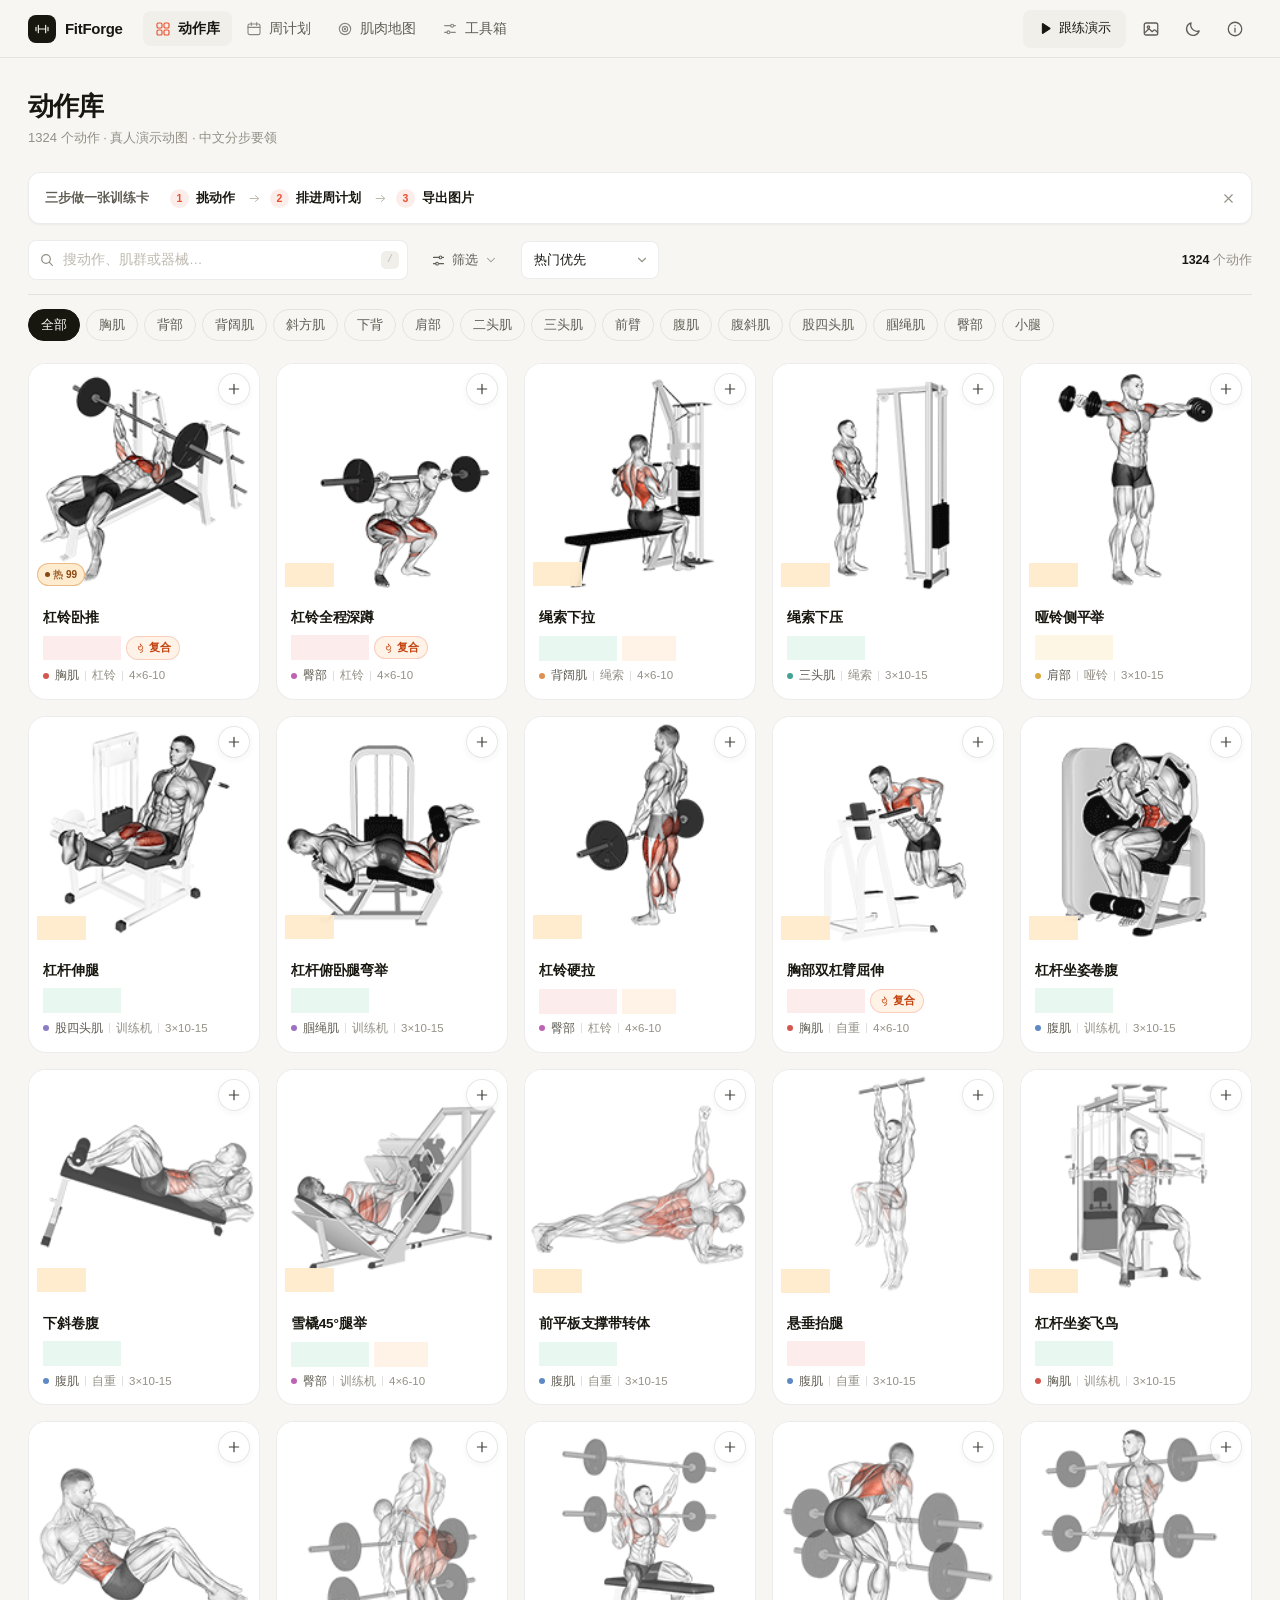
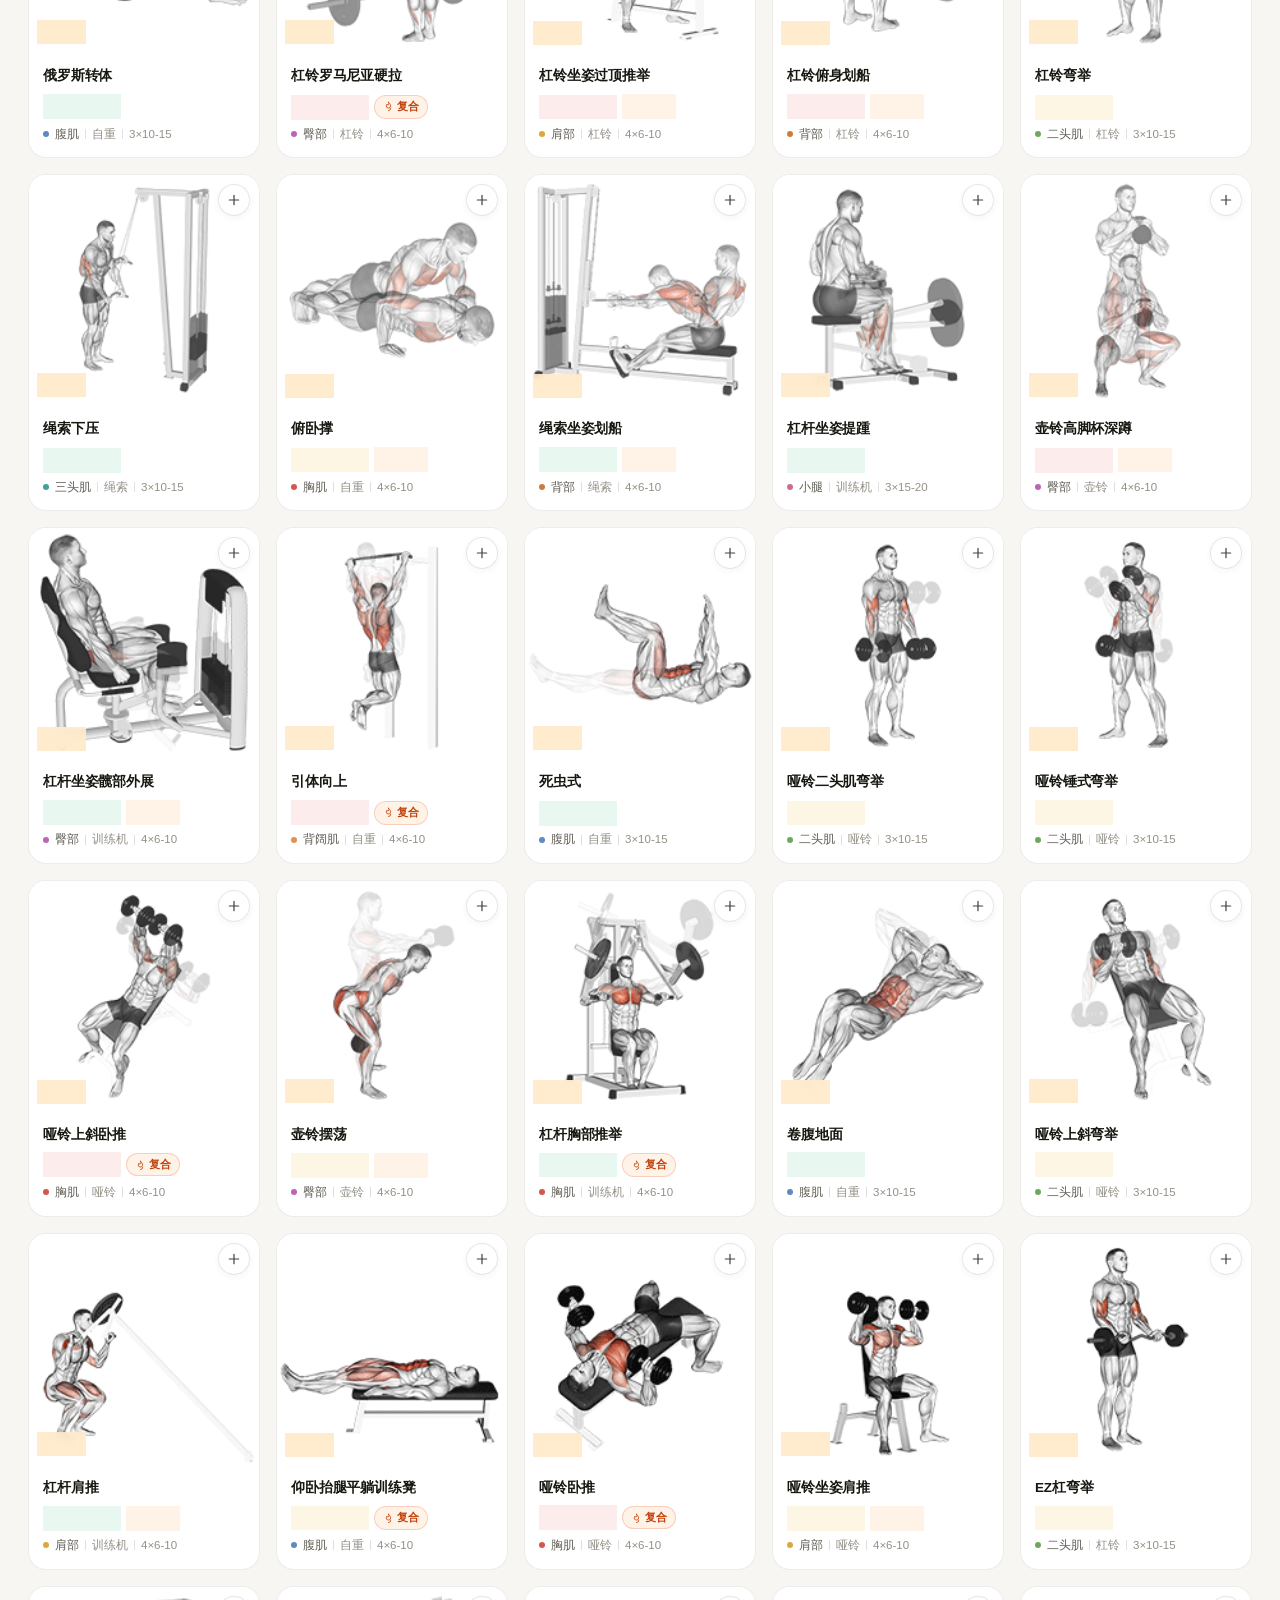
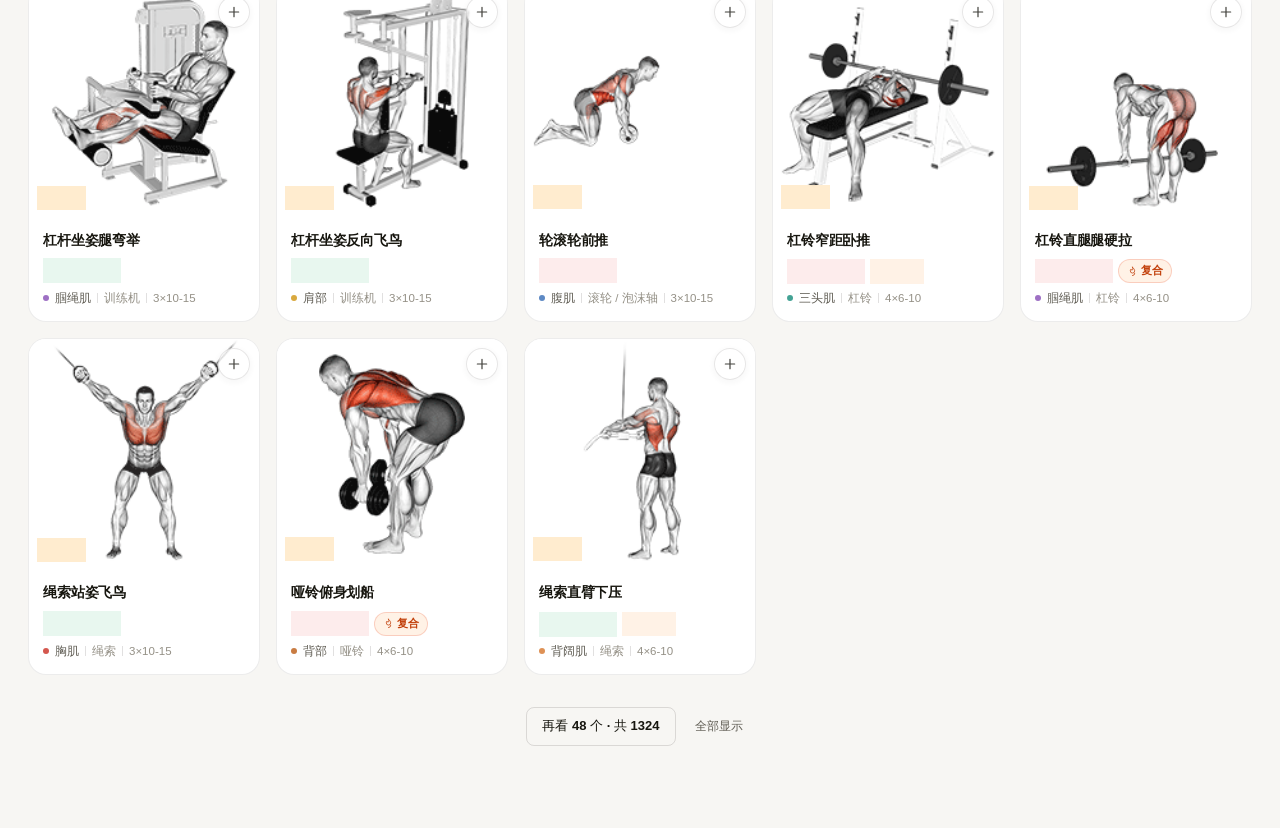
<file: index.html>
<!DOCTYPE html>
<html lang="zh-CN" data-theme="light">
<head>
<meta charset="UTF-8">
<meta name="viewport" content="width=device-width, initial-scale=1.0">
<meta name="color-scheme" content="light dark">
<title>FitForge · 健身动作库与训练计划</title>
<link rel="icon" href="data:image/svg+xml,%3Csvg xmlns='http://www.w3.org/2000/svg' viewBox='0 0 64 64'%3E%3Crect width='64' height='64' rx='14' fill='%23E8502E'/%3E%3Cpath d='M20 16h26v8H30v7h14v8H30v13H20z' fill='white'/%3E%3C/svg%3E">
<link rel="stylesheet" href="style.css">
</head>
<body>

<!-- ═══ ICON SPRITE ═══ -->
<svg style="display:none" aria-hidden="true">
  <symbol id="i-grid" viewBox="0 0 24 24" fill="none" stroke="currentColor" stroke-width="1.7" stroke-linecap="round" stroke-linejoin="round"><rect x="3" y="3" width="7.5" height="7.5" rx="2"/><rect x="13.5" y="3" width="7.5" height="7.5" rx="2"/><rect x="3" y="13.5" width="7.5" height="7.5" rx="2"/><rect x="13.5" y="13.5" width="7.5" height="7.5" rx="2"/></symbol>
  <symbol id="i-calendar" viewBox="0 0 24 24" fill="none" stroke="currentColor" stroke-width="1.7" stroke-linecap="round" stroke-linejoin="round"><rect x="3" y="4.5" width="18" height="16" rx="2.5"/><path d="M3 9.5h18M8 2.5v4M16 2.5v4"/></symbol>
  <symbol id="i-target" viewBox="0 0 24 24" fill="none" stroke="currentColor" stroke-width="1.7" stroke-linecap="round" stroke-linejoin="round"><circle cx="12" cy="12" r="8.5"/><circle cx="12" cy="12" r="4"/><circle cx="12" cy="12" r=".9" fill="currentColor"/></symbol>
  <symbol id="i-heart" viewBox="0 0 24 24" fill="none" stroke="currentColor" stroke-width="1.7" stroke-linecap="round" stroke-linejoin="round"><path d="M12 20.3s-7.4-4.6-7.4-9.5A4.25 4.25 0 0 1 12 7.7a4.25 4.25 0 0 1 7.4 3.1c0 4.9-7.4 9.5-7.4 9.5Z"/></symbol>
  <symbol id="i-heart-fill" viewBox="0 0 24 24" fill="currentColor" stroke="currentColor" stroke-width="1.7" stroke-linecap="round" stroke-linejoin="round"><path d="M12 20.3s-7.4-4.6-7.4-9.5A4.25 4.25 0 0 1 12 7.7a4.25 4.25 0 0 1 7.4 3.1c0 4.9-7.4 9.5-7.4 9.5Z"/></symbol>
  <symbol id="i-clipboard" viewBox="0 0 24 24" fill="none" stroke="currentColor" stroke-width="1.7" stroke-linecap="round" stroke-linejoin="round"><rect x="5" y="4" width="14" height="17" rx="2.5"/><path d="M9 4.6V3.9A1.4 1.4 0 0 1 10.4 2.5h3.2A1.4 1.4 0 0 1 15 3.9v.7M8.6 10h6.8M8.6 14h6.8M8.6 18h4"/></symbol>
  <symbol id="i-chart" viewBox="0 0 24 24" fill="none" stroke="currentColor" stroke-width="1.7" stroke-linecap="round" stroke-linejoin="round"><path d="M3 20.5h18"/><rect x="4.8" y="11" width="3.8" height="6.2" rx="1.3"/><rect x="10.1" y="6" width="3.8" height="11.2" rx="1.3"/><rect x="15.4" y="13.2" width="3.8" height="4" rx="1.3"/></symbol>
  <symbol id="i-search" viewBox="0 0 24 24" fill="none" stroke="currentColor" stroke-width="1.8" stroke-linecap="round" stroke-linejoin="round"><circle cx="10.5" cy="10.5" r="6.5"/><path d="m20 20-4.7-4.7"/></symbol>
  <symbol id="i-sun" viewBox="0 0 24 24" fill="none" stroke="currentColor" stroke-width="1.7" stroke-linecap="round" stroke-linejoin="round"><circle cx="12" cy="12" r="4"/><path d="M12 2v2.4M12 19.6V22M2 12h2.4M19.6 12H22M4.9 4.9l1.7 1.7M17.4 17.4l1.7 1.7M19.1 4.9l-1.7 1.7M6.6 17.4l-1.7 1.7"/></symbol>
  <symbol id="i-moon" viewBox="0 0 24 24" fill="none" stroke="currentColor" stroke-width="1.7" stroke-linecap="round" stroke-linejoin="round"><path d="M20.2 14.6A8.6 8.6 0 0 1 9.4 3.8 8.6 8.6 0 1 0 20.2 14.6Z"/></symbol>
  <symbol id="i-x" viewBox="0 0 24 24" fill="none" stroke="currentColor" stroke-width="1.8" stroke-linecap="round"><path d="m6 6 12 12M18 6 6 18"/></symbol>
  <symbol id="i-plus" viewBox="0 0 24 24" fill="none" stroke="currentColor" stroke-width="1.8" stroke-linecap="round"><path d="M12 5v14M5 12h14"/></symbol>
  <symbol id="i-clock" viewBox="0 0 24 24" fill="none" stroke="currentColor" stroke-width="1.7" stroke-linecap="round" stroke-linejoin="round"><circle cx="12" cy="12" r="8.5"/><path d="M12 7.2V12l3.2 2"/></symbol>
  <symbol id="i-trash" viewBox="0 0 24 24" fill="none" stroke="currentColor" stroke-width="1.7" stroke-linecap="round" stroke-linejoin="round"><path d="M4 7h16M9.6 7V4.9A1.4 1.4 0 0 1 11 3.5h2a1.4 1.4 0 0 1 1.4 1.4V7M6.6 7l.8 12.1A1.9 1.9 0 0 0 9.3 21h5.4a1.9 1.9 0 0 0 1.9-1.9L17.4 7"/></symbol>
  <symbol id="i-pencil" viewBox="0 0 24 24" fill="none" stroke="currentColor" stroke-width="1.7" stroke-linecap="round" stroke-linejoin="round"><path d="M4 20h4L18.6 9.4a2.12 2.12 0 0 0-3-3L5 17.4V20Z"/><path d="m14.6 5.4 3 3"/></symbol>
  <symbol id="i-check" viewBox="0 0 24 24" fill="none" stroke="currentColor" stroke-width="2" stroke-linecap="round" stroke-linejoin="round"><path d="m5 12.5 4.5 4.5L19 7.5"/></symbol>
  <symbol id="i-dumbbell" viewBox="0 0 24 24" fill="none" stroke="currentColor" stroke-width="1.7" stroke-linecap="round" stroke-linejoin="round"><path d="M3 9.5v5M6.5 6.5v11M17.5 6.5v11M21 9.5v5M6.5 12h11"/></symbol>
  <symbol id="i-flame" viewBox="0 0 24 24" fill="none" stroke="currentColor" stroke-width="1.7" stroke-linecap="round" stroke-linejoin="round"><path d="M12 2.8s4.8 3.9 4.8 7.8a4.8 4.8 0 0 1-9.6 0c0-1.5.7-2.7 1.5-3.7.3 1.4 1.1 2.2 2.1 2.2 1.3 0 2-1.2 2-2.8 0-1.1-.3-2.4-.8-3.7Z"/><path d="M12 21a5 5 0 0 0 5-5"/></symbol>
  <symbol id="i-sliders" viewBox="0 0 24 24" fill="none" stroke="currentColor" stroke-width="1.7" stroke-linecap="round"><path d="M4 7h9M18.5 7H20M4 17h3.5M13 17h7"/><circle cx="15.2" cy="7" r="2.2"/><circle cx="9.7" cy="17" r="2.2"/></symbol>
  <symbol id="i-rotate" viewBox="0 0 24 24" fill="none" stroke="currentColor" stroke-width="1.7" stroke-linecap="round" stroke-linejoin="round"><path d="M20 12a8 8 0 1 1-2.3-5.6"/><path d="M20.5 4v4.5H16"/></symbol>
  <symbol id="i-menu" viewBox="0 0 24 24" fill="none" stroke="currentColor" stroke-width="1.8" stroke-linecap="round"><path d="M4 7h16M4 12h16M4 17h16"/></symbol>
  <symbol id="i-arrow-right" viewBox="0 0 24 24" fill="none" stroke="currentColor" stroke-width="1.8" stroke-linecap="round" stroke-linejoin="round"><path d="M4 12h15M13.5 6.5 20 12l-6.5 5.5"/></symbol>
  <symbol id="i-play" viewBox="0 0 24 24" fill="currentColor" stroke="currentColor" stroke-width="1.7" stroke-linejoin="round"><path d="M7 4.8v14.4a.6.6 0 0 0 .92.5l11-7.2a.6.6 0 0 0 0-1l-11-7.2a.6.6 0 0 0-.92.5Z"/></symbol>
  <symbol id="i-pause" viewBox="0 0 24 24" fill="currentColor" stroke="currentColor" stroke-width="1.7" stroke-linejoin="round"><rect x="6" y="4.5" width="4" height="15" rx="1.4"/><rect x="14" y="4.5" width="4" height="15" rx="1.4"/></symbol>
  <symbol id="i-zap" viewBox="0 0 24 24" fill="none" stroke="currentColor" stroke-width="1.7" stroke-linecap="round" stroke-linejoin="round"><path d="M13.5 2.5 4 13.8h6.4L10.2 21.5 20 10.2h-6.6l.1-7.7Z"/></symbol>
  <symbol id="i-image" viewBox="0 0 24 24" fill="none" stroke="currentColor" stroke-width="1.7" stroke-linecap="round" stroke-linejoin="round"><rect x="3" y="4" width="18" height="16" rx="2.5"/><circle cx="8.6" cy="9.4" r="1.6"/><path d="m3.5 17.2 4.8-4.6a1.6 1.6 0 0 1 2.2 0l3.1 3 2-1.9a1.6 1.6 0 0 1 2.2 0l2.7 2.6"/></symbol>
  <symbol id="i-download" viewBox="0 0 24 24" fill="none" stroke="currentColor" stroke-width="1.8" stroke-linecap="round" stroke-linejoin="round"><path d="M12 3.5v11M7.5 10.5 12 15l4.5-4.5M4 17.5v1.6A1.4 1.4 0 0 0 5.4 20.5h13.2a1.4 1.4 0 0 0 1.4-1.4v-1.6"/></symbol>
  <symbol id="i-leaf" viewBox="0 0 24 24" fill="none" stroke="currentColor" stroke-width="1.7" stroke-linecap="round" stroke-linejoin="round"><path d="M4 20c0-8 5-14 16-14 0 10-5 15-11 15a5.4 5.4 0 0 1-5-1Z"/><path d="M9.5 15.5c1.5-3 4-5.2 7-6.5"/></symbol>
  <symbol id="i-chevron" viewBox="0 0 24 24" fill="none" stroke="currentColor" stroke-width="1.8" stroke-linecap="round" stroke-linejoin="round"><path d="m6 9 6 6 6-6"/></symbol>
  <symbol id="i-info" viewBox="0 0 24 24" fill="none" stroke="currentColor" stroke-width="1.7" stroke-linecap="round" stroke-linejoin="round"><circle cx="12" cy="12" r="9"/><path d="M12 11v5M12 7.6h.01"/></symbol>
</svg>

<!-- ═══ TOP BAR ═══ -->
<header class="topbar">
  <div class="topbar-in">
    <div class="brand" data-view="library" title="回到动作库">
      <span class="brand-mark"><svg class="ic"><use href="#i-dumbbell"/></svg></span>
      <span class="brand-txt">FitForge</span>
    </div>

    <nav class="nav" id="mainNav">
      <button class="nav-item active" data-view="library"><svg class="ic"><use href="#i-grid"/></svg><span>动作库</span></button>
      <button class="nav-item" data-view="planner"><svg class="ic"><use href="#i-calendar"/></svg><span>周计划</span></button>
      <button class="nav-item" data-view="musclemap"><svg class="ic"><use href="#i-target"/></svg><span>肌肉地图</span></button>
      <button class="nav-item" data-view="tools"><svg class="ic"><use href="#i-sliders"/></svg><span>工具箱</span></button>
    </nav>

    <div class="top-right">
      <button class="icon-btn" id="todayCardBtn" title="查看训练卡" aria-label="查看训练卡" onclick="openExport('today')"><svg class="ic"><use href="#i-image"/></svg></button>
      <button class="icon-btn" id="themeBtn" title="切换深浅主题" aria-label="切换深浅主题"><svg class="ic"><use href="#i-moon"/></svg></button>
      <button class="icon-btn" id="aboutBtn" title="关于与数据说明" aria-label="关于与数据说明" onclick="openAbout()"><svg class="ic"><use href="#i-info"/></svg></button>
    </div>
  </div>
</header>

<main class="main">

  <!-- ═══ LIBRARY ═══ -->
  <section class="view active" id="view-library">
    <div class="page-head">
      <div>
        <h1>动作库</h1>
        <p class="page-sub">1324 个动作 · 真人演示动图 · 中文分步要领</p>
      </div>
    </div>

    <div class="start-bar" id="welcomeBar" hidden>
      <span class="sb-lead">三步做一张训练卡</span>
      <div class="sb-steps">
        <button class="sb-step" onclick="guideStep(1)"><i>1</i>挑动作</button>
        <svg class="ic sb-arrow"><use href="#i-arrow-right"/></svg>
        <button class="sb-step" onclick="guideStep(2)"><i>2</i>排进周计划</button>
        <svg class="ic sb-arrow"><use href="#i-arrow-right"/></svg>
        <button class="sb-step" onclick="guideStep(3)"><i>3</i>导出图片</button>
      </div>
      <button class="sb-x" onclick="dismissWelcome()" aria-label="不再显示" title="不再显示"><svg class="ic"><use href="#i-x"/></svg></button>
    </div>

    <div class="filters" id="filtersBar">
      <div class="search">
        <svg class="ic search-ic"><use href="#i-search"/></svg>
        <input type="text" id="searchInput" placeholder="搜动作、肌群或器械…" oninput="doFilter()" aria-label="搜索动作">
        <kbd class="kbd">/</kbd>
      </div>
      <button class="btn btn-ghost filter-toggle" id="filterToggle" onclick="toggleFilters()" aria-expanded="false" aria-controls="filtersAdv">
        <svg class="ic"><use href="#i-sliders"/></svg><span>筛选</span><i class="filter-badge" id="filterBadge" hidden>0</i>
        <svg class="ic chev"><use href="#i-chevron"/></svg>
      </button>
      <select class="sel sort-main" id="sortSelect" onchange="doFilter()" aria-label="动作排序方式" title="按公开榜单固化的热度排序，与你的训练数据无关">
        <option value="hot">热门优先</option>
        <option value="starHigh">星级 高 → 低</option>
        <option value="starLow">星级 低 → 高</option>
      </select>
      <div class="result-count"><b id="resultNum">0</b> 个动作</div>

      <div class="filters-adv" id="filtersAdv">
        <select class="sel" id="equipTypeSelect" onchange="doFilter()" aria-label="按训练方式筛选">
          <option value="all">全部训练方式</option>
          <option value="fixed">固定器械</option>
          <option value="free">自由器械</option>
          <option value="body">自重训练</option>
        </select>
        <select class="sel" id="equipSelect" onchange="doFilter()" aria-label="按器械筛选"><option value="all">全部器械</option></select>
        <select class="sel" id="diffSelect" onchange="doFilter()" aria-label="按难度筛选">
          <option value="all">全部难度</option>
          <option value="beginner">初级</option>
          <option value="intermediate">中级</option>
          <option value="advanced">高级</option>
        </select>
        <select class="sel" id="forceSelect" onchange="doFilter()" aria-label="按发力筛选">
          <option value="all">全部发力</option>
          <option value="push">推</option>
          <option value="pull">拉</option>
          <option value="static">静态</option>
        </select>
        <select class="sel" id="mechSelect" onchange="doFilter()" aria-label="按类型筛选">
          <option value="all">全部类型</option>
          <option value="compound">复合</option>
          <option value="isolation">孤立</option>
        </select>
      </div>
    </div>

    <div class="chip-row" id="muscleFilters"></div>
    <div class="grid" id="exGrid"></div>
  </section>

  <!-- ═══ PLANNER ═══ -->
  <section class="view" id="view-planner">
    <div class="page-head">
      <div>
        <h1>周计划</h1>
        <p class="page-sub">排好一周，导出成训练卡图片作参考</p>
      </div>
      <div class="head-actions">
        <button class="btn btn-ghost" onclick="clearPlan()"><svg class="ic"><use href="#i-trash"/></svg>清空</button>
        <button class="btn btn-solid" onclick="openExport('all')"><svg class="ic"><use href="#i-image"/></svg>导出训练卡</button>
      </div>
    </div>

    <div class="local-note">
      <svg class="ic"><use href="#i-info"/></svg>
      <span>这是<b>做训练卡的编辑器</b>，不是训练记录：计划只存在这台设备的浏览器里，换设备或清缓存会消失。导出的图片可随意保存分享，详情见右上角「关于」。</span>
    </div>

    <div id="todayStrip"></div>
    <div class="tpl-row" id="tplRow"></div>
    <div class="week" id="weekGrid"></div>
  </section>

  <!-- ═══ MUSCLE MAP ═══ -->
  <section class="view" id="view-musclemap">
    <div class="page-head">
      <div>
        <h1>肌肉地图</h1>
        <p class="page-sub">点身体部位，找对应动作</p>
      </div>
    </div>
    <div class="map-wrap">
      <div class="panel map-panel">
        <div class="seg" id="bodyTabs">
          <button class="seg-btn on" data-v="front" onclick="showBodyView('front')">正面</button>
          <button class="seg-btn" data-v="back" onclick="showBodyView('back')">背面</button>
        </div>
        <div id="bodySvgContainer" class="body-holder"></div>
        <div class="map-hint">点身体部位，看对应动作</div>
      </div>
      <div class="panel map-info">
        <h2 id="muscleName">肌群速览</h2>
        <p class="mp-sub" id="muscleSub">按动作数量排序</p>
        <div id="muscleExList"></div>
      </div>
    </div>
  </section>

  <!-- ═══ TOOLS ═══ -->
  <section class="view" id="view-tools">
    <div class="page-head">
      <div>
        <h1>工具箱</h1>
        <p class="page-sub">五个小工具 · 常用计算</p>
      </div>
    </div>
    <div id="toolsBody"></div>
  </section>

</main>

<!-- ═══ DETAIL MODAL ═══ -->
<div class="overlay" id="detailModal">
  <div class="modal modal-lg">
    <button class="modal-x" onclick="closeModal('detailModal')" aria-label="关闭"><svg class="ic"><use href="#i-x"/></svg></button>
    <div class="modal-body detail-body" id="detailBody"></div>
    <div class="modal-foot" id="detailActions"></div>
  </div>
</div>

<!-- ═══ PICKER MODAL ═══ -->
<div class="overlay" id="pickerModal">
  <div class="modal">
    <div class="modal-head">
      <h3 id="pickerTitle">添加动作</h3>
      <button class="modal-x" onclick="closeModal('pickerModal')" aria-label="关闭"><svg class="ic"><use href="#i-x"/></svg></button>
    </div>
    <div class="modal-body">
      <div class="search" style="margin-bottom:14px">
        <svg class="ic search-ic"><use href="#i-search"/></svg>
        <input type="text" id="pickerSearch" placeholder="搜索动作…" oninput="filterPicker()" aria-label="搜索要添加的动作">
      </div>
      <div class="picker-list" id="pickerList"></div>
    </div>
  </div>
</div>

<!-- ═══ EDIT PLAN ITEM MODAL ═══ -->
<div class="overlay" id="editItemModal">
  <div class="modal modal-sm">
    <div class="modal-head">
      <h3 id="editItemTitle">调整训练参数</h3>
      <button class="modal-x" onclick="closeModal('editItemModal')" aria-label="关闭"><svg class="ic"><use href="#i-x"/></svg></button>
    </div>
    <div class="modal-body">
      <div class="edit-fields">
        <label>组数<input type="number" id="editSets" min="1" max="20" inputmode="numeric"></label>
        <label>每组次数<input type="number" id="editReps" min="1" max="100" inputmode="numeric"></label>
        <label>重量 kg<input type="number" id="editWeight" min="0" step="2.5" placeholder="自重留空" inputmode="decimal"></label>
      </div>
      <p class="hint">重量留空按自重算，不计入训练容量。</p>
    </div>
    <div class="modal-foot">
      <button class="btn btn-solid" onclick="saveEditItem()">保存</button>
      <button class="btn btn-ghost" onclick="closeModal('editItemModal')">取消</button>
      <button class="btn btn-ghost btn-danger" onclick="removePlanItem()">移除动作</button>
    </div>
  </div>
</div>

<!-- ═══ EXPORT MODAL ═══ -->
<div class="overlay" id="exportModal">
  <div class="modal export-modal">
    <div class="modal-head export-head">
      <h3>训练卡 <span class="modal-date" id="exportCount"></span></h3>
      <button class="modal-x" onclick="closeModal('exportModal')" aria-label="关闭"><svg class="ic"><use href="#i-x"/></svg></button>
    </div>
    <div class="export-toolbar">
      <div class="seg" role="group" aria-label="导出范围">
        <button class="seg-btn on" data-range="all" onclick="setExportRange('all')">全部训练日</button>
        <button class="seg-btn" data-range="today" onclick="setExportRange('today')">仅今天</button>
      </div>
      <div class="seg" role="group" aria-label="导出格式">
        <button class="seg-btn on" data-fmt="gif" onclick="setExportFormat('gif')">会动 · GIF</button>
        <button class="seg-btn" data-fmt="png" onclick="setExportFormat('png')">静态 · PNG</button>
      </div>
      <label class="export-check"><input type="checkbox" id="exportSteps" checked onchange="toggleExportNotes()"><span>含动作要领</span></label>
    </div>
    <div class="export-preview" id="exportPreview"></div>
    <div class="modal-foot export-foot">
      <button class="btn btn-solid" id="exportAllBtn" onclick="downloadAllCards()"><svg class="ic"><use href="#i-download"/></svg><span>保存全部</span></button>
      <span class="export-tip" id="exportTip">1080px · 动作大图 · 一天一张</span>
    </div>
  </div>
</div>

<!-- ═══ CARD LIGHTBOX ═══ -->
<div class="lightbox" id="cardLightbox" onclick="closeCardLightbox()">
  <button class="lightbox-x" onclick="closeCardLightbox()" aria-label="关闭"><svg class="ic"><use href="#i-x"/></svg></button>
  <div class="lightbox-in" onclick="event.stopPropagation()">
    <img id="cardLightboxImg" alt="训练卡大图" hidden>
    <div class="lightbox-cap" id="cardLightboxCap"></div>
    <button class="btn btn-solid" onclick="downloadCard(exportState.active)"><svg class="ic"><use href="#i-download"/></svg>保存这张</button>
  </div>
</div>

<!-- ═══ REST TIMER ═══ -->
<div class="timer" id="timerWidget">
  <div class="timer-head">
    <span class="timer-label"><svg class="ic"><use href="#i-clock"/></svg>休息计时</span>
    <button class="icon-btn xs" onclick="closeTimer()" aria-label="关闭计时器"><svg class="ic"><use href="#i-x"/></svg></button>
  </div>
  <div class="timer-time" id="timerTime">00:00</div>
  <div class="timer-bar"><i id="timerFill"></i></div>
  <div class="timer-acts">
    <button class="icon-btn" onclick="toggleTimer()" id="timerToggle" aria-label="暂停或继续"><svg class="ic"><use href="#i-pause"/></svg></button>
    <button class="btn btn-ghost btn-sm" onclick="resetTimer()" aria-label="重新开始"><svg class="ic"><use href="#i-rotate"/></svg></button>
    <button class="btn btn-soft btn-sm" onclick="startRestTimer(60)">+60s</button>
    <button class="btn btn-soft btn-sm" onclick="startRestTimer(90)">+90s</button>
  </div>
</div>

<!-- ═══ GUIDED SESSION ═══ -->
<div class="overlay session-overlay" id="sessionModal">
  <div class="session">
    <div class="session-head" id="sessionHead"></div>
    <div class="session-scroll"><div class="session-body" id="sessionBody"></div></div>
    <div class="session-foot" id="sessionFoot"></div>
  </div>
</div>

<!-- ═══ SHORTCUT HELP ═══ -->
<div class="overlay" id="helpModal">
  <div class="modal">
    <div class="modal-head">
      <h3>键盘快捷键</h3>
      <button class="modal-x" onclick="closeModal('helpModal')" aria-label="关闭"><svg class="ic"><use href="#i-x"/></svg></button>
    </div>
    <div class="modal-body">
      <div class="shortcut-list">
        <div><kbd>1</kbd>–<kbd>4</kbd><span>依次切换：动作库 · 周计划 · 肌肉地图 · 工具箱</span></div>
        <div><kbd>/</kbd><span>聚焦搜索框</span></div>
        <div><kbd>S</kbd><span>按今天计划看动作</span></div>
        <div><kbd>T</kbd><span>切换深浅主题</span></div>
        <div><kbd>Esc</kbd><span>关闭当前弹窗</span></div>
        <div><kbd>?</kbd><span>打开这个帮助</span></div>
      </div>
      <p class="tool-note">在输入框里打字时，字母快捷键不会触发。</p>
    </div>
  </div>
</div>

<!-- ═══ 关于 / 数据说明 ═══ -->
<div class="overlay" id="aboutModal">
  <div class="modal modal-lg">
    <div class="modal-head">
      <h3>关于 FitForge</h3>
      <button class="modal-x" onclick="closeModal('aboutModal')" aria-label="关闭"><svg class="ic"><use href="#i-x"/></svg></button>
    </div>
    <div class="modal-body about-body">
      <p class="about-lead">1324 个动作 · 真人动图 · 中文要领。纯静态页面，动作数据打包在站点里，运行时不联网。</p>

      <section class="about-sec">
        <h4>数据存在哪</h4>
        <div class="data-note">
          <p>没有账号、没有后端、不上传。周计划、跟练临时进度和主题偏好只存于当前浏览器；换设备、无痕窗口、清缓存都会丢。</p>
          <p>导出的训练卡是普通图片，可以随便存、随便发。周计划只是本机草稿，不提供跨设备同步。</p>
        </div>
      </section>

      <section class="about-sec">
        <h4>难度星级</h4>
        <p>原始动作库没有难度字段，星级按动作特征本地估算，仅供参考，不是官方评级。</p>
      </section>

      <section class="about-sec">
        <h4>热门度怎么来的</h4>
        <div id="aboutSources"></div>
      </section>
    </div>
    <div class="modal-foot">
      <button class="btn btn-ghost" onclick="closeModal('aboutModal');openHelp()">键盘快捷键</button>
      <button class="btn btn-solid modal-close-btn" onclick="closeModal('aboutModal')">知道了</button>
    </div>
  </div>
</div>

<!-- ═══ 单个动作大图（跟练） ═══ -->
<div class="lightbox" id="moveLightbox" onclick="closeMoveLightbox()">
  <button class="lightbox-x" onclick="closeMoveLightbox()" aria-label="关闭"><svg class="ic"><use href="#i-x"/></svg></button>
  <div class="lightbox-in move-lightbox" onclick="event.stopPropagation()">
    <img id="moveLightboxImg" alt="动作演示" hidden>
    <div class="move-info">
      <span id="moveLightboxIdx"></span>
      <h4 id="moveLightboxName"></h4>
      <p class="move-meta" id="moveLightboxMeta"></p>
      <p class="move-note" id="moveLightboxNote"></p>
    </div>
  </div>
</div>

<div class="toasts" id="toastBox" aria-live="polite"></div>

<script src="data.js"></script>
<script src="thumbs_data.js"></script>
<script src="extra_data.js"></script>
<script src="popularity.js"></script>
<script src="rating.js"></script>
<script src="gif_encoder.js"></script>
<script src="body_svg.js"></script>
<script src="app.js"></script>
<script src="export_card.js"></script>
<script src="session.js"></script>
<script src="power.js"></script>
<script src="anim_loader.js"></script>
<script type="application/json" id="animFrames">{}</script>
</body>
</html>
</file>
<file: style.css>
/* ═══════════════════════════════════════════
   FitForge — 设计系统
   纸感底色 · 单一强调色 · 细线层次 · 大量留白
   ═══════════════════════════════════════════ */

:root {
  /* 底色层 */
  --bg:          #F7F6F3;
  --surface:     #FFFFFF;
  --surface-2:   #FBFAF8;
  --surface-3:   #F1EFEA;
  --line:        rgba(24, 22, 18, 0.08);
  --line-2:      rgba(24, 22, 18, 0.13);

  /* 文字 */
  --t1:          #17160F;
  --t2:          #5F5C53;
  --t3:          #949086;
  --t4:          #BEB9AE;

  /* 强调 */
  --accent:      #E8502E;
  --accent-ink:  #FFFFFF;
  --accent-soft: rgba(232, 80, 46, 0.10);
  --accent-line: rgba(232, 80, 46, 0.28);

  /* 语义 */
  --ok:          #2E8B57;
  --warn:        #C98A16;
  --danger:      #D64545;

  /* 阴影 */
  --sh-1: 0 1px 2px rgba(24,22,18,.05);
  --sh-2: 0 2px 10px rgba(24,22,18,.06);
  --sh-3: 0 12px 36px rgba(24,22,18,.12);

  --r-sm: 8px;
  --r-md: 12px;
  --r-lg: 18px;
  --r-xl: 24px;

  --ease: cubic-bezier(.32,.72,.28,1);
  --t-fast: .14s var(--ease);
  --t-med: .26s var(--ease);

  --font: 'PingFang SC','HarmonyOS Sans SC','Microsoft YaHei','Noto Sans SC',-apple-system,'Segoe UI',sans-serif;
  --mono: 'SF Mono','JetBrains Mono',Consolas,monospace;

  --top-h: 58px;

  /* 解剖人体图（跟随主题） */
  --bs1: #CBC2B3;  --bs2: #EFEBE3;  --bs3: #FFFFFF;
  --bl:  #968B7B;
  --bm1: #EDE4D8;  --bm2: #D2C3B0;  --bml: #A89A86;  --bf: #9A8B78;
}

[data-theme="dark"] {
  --bg:          #0D0D0C;
  --surface:     #171715;
  --surface-2:   #1D1D1A;
  --surface-3:   #262622;
  --line:        rgba(255, 253, 245, 0.09);
  --line-2:      rgba(255, 253, 245, 0.16);

  --t1:          #F4F2EB;
  --t2:          #A8A49A;
  --t3:          #767268;
  --t4:          #55524B;

  --accent:      #FF6A44;
  --accent-ink:  #16150F;
  --accent-soft: rgba(255, 106, 68, 0.13);
  --accent-line: rgba(255, 106, 68, 0.34);

  --ok:          #4CB37C;
  --warn:        #E0A93C;
  --danger:      #EC5F5F;

  --sh-1: 0 1px 2px rgba(0,0,0,.4);
  --sh-2: 0 2px 12px rgba(0,0,0,.45);
  --sh-3: 0 14px 40px rgba(0,0,0,.6);

  /* 解剖人体图（暗色）：比卡片底色亮一档，保证线描清晰 */
  --bs1: #3B3933;  --bs2: #575349;  --bs3: #6B6559;
  --bl:  #8C8475;
  --bm1: #625C51;  --bm2: #4C483F;  --bml: #8E8676;  --bf: #918877;
}

/* ─── Reset ─── */
*,*::before,*::after { box-sizing: border-box; margin: 0; padding: 0; }
html { font-size: 15px; -webkit-text-size-adjust: 100%; }
body {
  font-family: var(--font);
  background: var(--bg);
  color: var(--t1);
  line-height: 1.6;
  -webkit-font-smoothing: antialiased;
  -moz-osx-font-smoothing: grayscale;
  overflow-x: hidden;
  transition: background .3s var(--ease), color .3s var(--ease);
}
button { cursor: pointer; border: none; background: none; font: inherit; color: inherit; }
input,select,textarea { font: inherit; color: inherit; }
ul,ol { list: none; }
h1,h2,h3,h4 { font-weight: 650; letter-spacing: -0.02em; line-height: 1.25; }
::selection { background: var(--accent-soft); }

::-webkit-scrollbar { width: 8px; height: 8px; }
::-webkit-scrollbar-track { background: transparent; }
::-webkit-scrollbar-thumb { background: var(--line-2); border-radius: 4px; border: 2px solid transparent; background-clip: content-box; }
::-webkit-scrollbar-thumb:hover { background: var(--t4); background-clip: content-box; }

.ic { width: 18px; height: 18px; flex-shrink: 0; display: block; }

/* ═══ TOP BAR ═══ */
.topbar {
  position: sticky; top: 0; z-index: 100;
  height: var(--top-h);
  background: color-mix(in srgb, var(--bg) 86%, transparent);
  backdrop-filter: saturate(180%) blur(16px);
  -webkit-backdrop-filter: saturate(180%) blur(16px);
  border-bottom: 1px solid var(--line);
}
.topbar-in {
  height: 100%;
  max-width: 1440px; margin: 0 auto;
  padding: 0 28px;
  display: flex; align-items: center; gap: 20px;
}

.brand { display: flex; align-items: center; gap: 9px; cursor: pointer; flex-shrink: 0; }
.brand-mark {
  width: 28px; height: 28px;
  border-radius: 8px;
  background: var(--t1);
  color: var(--bg);
  display: grid; place-items: center;
}
.brand-mark .ic { width: 16px; height: 16px; stroke-width: 2; }
.brand-txt { font-size: 15px; font-weight: 680; letter-spacing: -0.02em; }

.nav { display: flex; align-items: center; gap: 2px; flex: 1; min-width: 0; overflow-x: auto; scrollbar-width: none; }
.nav::-webkit-scrollbar { display: none; }
.nav-item {
  display: flex; align-items: center; gap: 7px;
  padding: 7px 12px;
  border-radius: var(--r-sm);
  font-size: 13.5px; font-weight: 500;
  color: var(--t2);
  white-space: nowrap;
  transition: color var(--t-fast), background var(--t-fast);
}
.nav-item .ic { width: 16px; height: 16px; opacity: .72; transition: opacity var(--t-fast); }
.nav-item:hover { color: var(--t1); background: var(--surface-3); }
.nav-item:hover .ic { opacity: 1; }
.nav-item.active { color: var(--t1); background: var(--surface-3); font-weight: 600; }
.nav-item.active .ic { opacity: 1; color: var(--accent); }
.nav-count {
  font-style: normal; font-size: 10.5px; font-weight: 650;
  background: var(--accent-soft); color: var(--accent);
  padding: 1px 6px; border-radius: 20px; min-width: 18px; text-align: center;
}
.nav-count:empty, .nav-count[data-zero="1"] { display: none; }

.top-right { display: flex; align-items: center; gap: 8px; flex-shrink: 0; }

/* ═══ BUTTONS ═══ */
.btn {
  display: inline-flex; align-items: center; gap: 6px;
  padding: 8px 15px;
  border-radius: var(--r-sm);
  font-size: 13px; font-weight: 560;
  white-space: nowrap;
  transition: all var(--t-fast);
}
.btn .ic { width: 15px; height: 15px; }
.btn:active { transform: scale(.975); }
.btn-solid { background: var(--t1); color: var(--bg); }
.btn-solid:hover { opacity: .86; }
.btn-soft { background: var(--surface-3); color: var(--t1); }
.btn-soft:hover { background: var(--line-2); }
.btn-ghost { color: var(--t2); }
.btn-ghost:hover { background: var(--surface-3); color: var(--t1); }
.btn-line { border: 1px solid var(--line-2); color: var(--t1); }
.btn-line:hover { border-color: var(--t3); }
.btn-sm { padding: 5px 11px; font-size: 12px; }
.btn-xs { padding: 3px 9px; font-size: 11px; border-radius: 6px; }

.icon-btn {
  width: 34px; height: 34px;
  border-radius: var(--r-sm);
  display: grid; place-items: center;
  color: var(--t2);
  transition: all var(--t-fast);
}
.icon-btn:hover { background: var(--surface-3); color: var(--t1); }
.icon-btn.xs { width: 26px; height: 26px; }
.icon-btn.xs .ic { width: 14px; height: 14px; }

/* ═══ LAYOUT ═══ */
.main {
  max-width: 1440px; margin: 0 auto;
  padding: 32px 28px 80px;
}
.view { display: none; animation: rise .32s var(--ease) both; }
.view.active { display: block; }
@keyframes rise { from { opacity: 0; transform: translateY(6px); } to { opacity: 1; transform: none; } }

/* 尊重系统「减少动态效果」设置 */
@media (prefers-reduced-motion: reduce) {
  *, *::before, *::after {
    animation-duration: .01ms !important;
    animation-iteration-count: 1 !important;
    transition-duration: .01ms !important;
  }
}

.page-head {
  display: flex; align-items: flex-end; justify-content: space-between;
  gap: 20px; margin-bottom: 24px; flex-wrap: wrap;
}
.page-head h1 { font-size: 26px; font-weight: 680; letter-spacing: -0.03em; }
.page-sub { color: var(--t3); font-size: 13px; margin-top: 5px; }
.head-actions { display: flex; gap: 8px; }

/* ═══ FILTERS ═══ */
.filters {
  display: flex; align-items: center; gap: 8px; flex-wrap: wrap;
  padding-bottom: 14px; margin-bottom: 14px;
  border-bottom: 1px solid var(--line);
}
.search {
  position: relative; display: flex; align-items: center;
  flex: 1; min-width: 210px; max-width: 380px;
}
.search-ic { position: absolute; left: 11px; color: var(--t3); pointer-events: none; width: 16px; height: 16px; }
.search input {
  width: 100%;
  padding: 8px 40px 8px 34px;
  background: var(--surface);
  border: 1px solid var(--line);
  border-radius: var(--r-sm);
  font-size: 13.5px;
  transition: all var(--t-fast);
}
.search input:focus { outline: none; border-color: var(--accent-line); box-shadow: 0 0 0 3px var(--accent-soft); }
.search input::placeholder { color: var(--t4); }
.kbd {
  position: absolute; right: 9px;
  font-family: var(--mono); font-size: 10px;
  color: var(--t4); background: var(--surface-3);
  padding: 1px 6px; border-radius: 5px;
  pointer-events: none;
}

.sel {
  padding: 8px 30px 8px 12px;
  background: var(--surface);
  border: 1px solid var(--line);
  border-radius: var(--r-sm);
  font-size: 13px;
  color: var(--t1);
  cursor: pointer;
  appearance: none;
  -webkit-appearance: none;
  background-image: url("data:image/svg+xml,%3Csvg xmlns='http://www.w3.org/2000/svg' viewBox='0 0 24 24' fill='none' stroke='%23949086' stroke-width='2' stroke-linecap='round'%3E%3Cpath d='m6 9 6 6 6-6'/%3E%3C/svg%3E");
  background-repeat: no-repeat;
  background-position: right 9px center;
  background-size: 14px;
  transition: all var(--t-fast);
}
.sel:hover { border-color: var(--line-2); }
.sel:focus { outline: none; border-color: var(--accent-line); }
[data-theme="dark"] .sel {
  background-image: url("data:image/svg+xml,%3Csvg xmlns='http://www.w3.org/2000/svg' viewBox='0 0 24 24' fill='none' stroke='%23767268' stroke-width='2' stroke-linecap='round'%3E%3Cpath d='m6 9 6 6 6-6'/%3E%3C/svg%3E");
}
.result-count { margin-left: auto; font-size: 12.5px; color: var(--t3); white-space: nowrap; }
.result-count b { color: var(--t1); font-weight: 650; font-variant-numeric: tabular-nums; }

/* ─── Chip row ─── */
.chip-row { display: flex; gap: 6px; flex-wrap: wrap; margin-bottom: 22px; }
.chip {
  padding: 5px 12px;
  background: transparent;
  border: 1px solid var(--line);
  border-radius: 20px;
  font-size: 12.5px; font-weight: 500;
  color: var(--t2);
  transition: all var(--t-fast);
}
.chip:hover { border-color: var(--line-2); color: var(--t1); }
.chip.on { background: var(--t1); border-color: var(--t1); color: var(--bg); }

/* ═══ EXERCISE GRID ═══ */
.grid {
  display: grid;
  grid-template-columns: repeat(auto-fill, minmax(212px, 1fr));
  gap: 16px;
}
.card {
  background: var(--surface);
  border: 1px solid var(--line);
  border-radius: var(--r-lg);
  overflow: hidden;
  cursor: pointer;
  transition: transform var(--t-med), box-shadow var(--t-med), border-color var(--t-med);
  position: relative;
}
.card:hover {
  transform: translateY(-3px);
  box-shadow: var(--sh-3);
  border-color: var(--line-2);
}
.card-media {
  position: relative;
  aspect-ratio: 1 / 1;
  background: #FFFFFF;
  display: grid; place-items: center;
  overflow: hidden;
}
.card-media img {
  width: 100%; height: 100%;
  object-fit: contain;
  display: block;
}
/* 卡片上直接给「加入周计划」入口，新用户不必先猜卡片能点 */
.card-add {
  position: absolute; top: 9px; right: 9px; z-index: 2;
  width: 32px; height: 32px; border-radius: 50%;
  display: grid; place-items: center;
  background: rgba(255,255,255,.94);
  border: 1px solid var(--line-2);
  box-shadow: var(--sh-2); color: var(--t1);
  cursor: pointer; opacity: .82;
  transition: all var(--t-fast);
}
.card-add .ic { width: 16px; height: 16px; }
.card:hover .card-add { opacity: 1; }
.card-add:hover, .card-add:focus-visible {
  background: var(--accent); border-color: var(--accent);
  color: var(--accent-ink); opacity: 1; transform: scale(1.08);
  outline: none;
}
/* 动作图始终是白底：暗色主题要反过来用深底浅字，否则白底白加号会看不见 */
[data-theme="dark"] .card-add {
  background: rgba(24,23,21,.9);
  border-color: rgba(255,253,245,.3);
  color: var(--t1);
}
[data-theme="dark"] .card-add:hover,
[data-theme="dark"] .card-add:focus-visible {
  background: var(--accent); border-color: var(--accent); color: var(--accent-ink);
}
/* 动作图统一为站点自带的原始 GIF，浏览器原生播放、原生懒加载 */
.card-tags {
  display: flex; align-items: center; gap: 5px;
  flex-shrink: 0;
}
.badge {
  display: inline-flex; align-items: center; gap: 3px;
  padding: 2px 8px;
  border-radius: 20px;
  font-size: 10.5px; font-weight: 600; line-height: 1.7;
  white-space: nowrap; flex-shrink: 0;
  background: rgba(255,255,255,.82);
  backdrop-filter: blur(8px);
  -webkit-backdrop-filter: blur(8px);
  border: 1px solid rgba(24,22,18,.06);
  color: var(--t2);
}
.badge .ic { width: 11px; height: 11px; flex-shrink: 0; }
.badge.beg { color: #1F7A4C; background: rgba(230,247,238,.9); border-color: rgba(46,139,87,.18); }
.badge.int { color: #96690C; background: rgba(253,246,226,.92); border-color: rgba(201,138,22,.2); }
.badge.adv { color: #B03A3A; background: rgba(253,235,235,.92); border-color: rgba(214,69,69,.2); }
.badge.comp { color: #C2410C; background: rgba(255,241,228,.92); border-color: rgba(232,80,46,.22); }
[data-theme="dark"] .badge { background: rgba(24,24,22,.8); color: var(--t2); border-color: rgba(255,255,255,.1); }
[data-theme="dark"] .badge.beg { color: #5FCB92; background: rgba(20,45,32,.85); border-color: rgba(76,179,124,.24); }
[data-theme="dark"] .badge.int { color: #E3BC5E; background: rgba(48,40,18,.85); border-color: rgba(224,169,60,.24); }
[data-theme="dark"] .badge.adv { color: #F08A8A; background: rgba(50,24,24,.85); border-color: rgba(236,95,95,.24); }
[data-theme="dark"] .badge.comp { color: #FF8A65; background: rgba(52,28,20,.85); border-color: rgba(255,106,68,.24); }

.fav {
  position: absolute; top: 8px; right: 8px;
  width: 30px; height: 30px;
  border-radius: 50%;
  display: grid; place-items: center;
  background: rgba(255,255,255,.78);
  backdrop-filter: blur(8px);
  -webkit-backdrop-filter: blur(8px);
  color: var(--t3);
  opacity: 0;
  transition: all var(--t-fast);
  z-index: 2;
}
.fav .ic { width: 15px; height: 15px; }
.card:hover .fav { opacity: 1; }
.fav:hover { background: #fff; color: var(--accent); transform: scale(1.08); }
.fav.on { opacity: 1; color: var(--accent); }
[data-theme="dark"] .fav { background: rgba(24,24,22,.72); color: var(--t3); }
[data-theme="dark"] .fav:hover { background: rgba(40,40,36,.9); color: var(--accent); }

.card-body { padding: 13px 14px 14px; }
.card-title {
  font-size: 13.5px; font-weight: 620; letter-spacing: -0.01em;
  margin-bottom: 8px;
  white-space: nowrap; overflow: hidden; text-overflow: ellipsis;
}
.card-foot {
  display: flex; flex-direction: column; align-items: flex-start;
  gap: 6px; min-width: 0;
}
.card-meta {
  display: flex; align-items: center; gap: 6px;
  font-size: 11.5px; color: var(--t3);
  min-width: 0; max-width: 100%;
  white-space: nowrap;
}
.card-meta > span { flex-shrink: 0; }
.card-meta .mname { overflow: hidden; text-overflow: ellipsis; }
.card-meta .dot { width: 6px; height: 6px; border-radius: 50%; flex-shrink: 0; }
.card-meta .sep { width: 1px; height: 10px; background: var(--line-2); }
.card-meta .mname { color: var(--t2); font-weight: 500; }

/* ═══ EMPTY ═══ */
.empty {
  grid-column: 1 / -1;
  text-align: center; padding: 72px 20px;
  color: var(--t3);
}
.empty .ic { width: 34px; height: 34px; margin: 0 auto 14px; opacity: .3; stroke-width: 1.4; }
.empty h3 { font-size: 15px; color: var(--t2); margin-bottom: 5px; font-weight: 600; }
.empty p { font-size: 13px; }

/* ═══ MODAL ═══ */
.overlay {
  position: fixed; inset: 0; z-index: 500;
  background: rgba(20,18,14,.42);
  backdrop-filter: blur(6px);
  -webkit-backdrop-filter: blur(6px);
  display: flex; align-items: center; justify-content: center;
  padding: 24px;
  opacity: 0; visibility: hidden;
  transition: opacity .22s var(--ease), visibility .22s;
}
.overlay.on { opacity: 1; visibility: visible; }
.modal {
  position: relative;
  background: var(--surface);
  border: 1px solid var(--line);
  border-radius: var(--r-xl);
  width: 100%; max-width: 480px;
  max-height: 86vh; overflow-y: auto;
  box-shadow: var(--sh-3);
  transform: translateY(12px) scale(.985);
  transition: transform .26s var(--ease);
}
.overlay.on .modal { transform: none; }
.modal-lg { max-width: 760px; }
.modal-head {
  display: flex; align-items: center; justify-content: space-between;
  padding: 20px 24px 0;
}
.modal-head h3 { font-size: 17px; font-weight: 650; }
.modal-date { font-size: 12.5px; color: var(--t3); font-weight: 400; }
.modal-body { padding: 18px 24px 24px; }
.modal-foot {
  display: flex; gap: 8px; flex-wrap: wrap;
  padding: 14px 24px;
  border-top: 1px solid var(--line);
  position: sticky; bottom: 0; z-index: 5;
  background: var(--surface);
}
/* 底部操作条常驻，内容留出空间避免被盖 */
#detailBody { padding-bottom: 70px; }
.modal-close-btn { margin-left: auto; color: var(--t3); }
.modal-x {
  position: absolute; top: 12px; right: 12px; z-index: 20;
  width: 36px; height: 36px; border-radius: 50%;
  display: grid; place-items: center;
  color: var(--t2);
  background: var(--surface-2);
  border: 1px solid var(--line);
  box-shadow: 0 2px 8px rgba(0,0,0,.06);
  transition: all var(--t-fast);
}
.modal-x:hover { background: var(--accent); border-color: var(--accent); color: #fff; transform: rotate(90deg); }
.modal-x .ic { width: 17px; height: 17px; }
.hint { font-size: 12.5px; color: var(--t3); margin-bottom: 12px; }

/* ─── Detail layout ─── */
.detail-body { padding: 0; }
.detail-top { display: grid; grid-template-columns: 250px 1fr; gap: 24px; padding: 24px; }
.detail-media {
  aspect-ratio: 1/1;
  background: #FFFFFF;
  border-radius: var(--r-lg);
  border: 1px solid var(--line);
  overflow: hidden;
  display: grid; place-items: center;
}
.detail-media img { width: 100%; height: 100%; object-fit: contain; }
.detail-info { min-width: 0; display: flex; flex-direction: column; }
.detail-info h2 { font-size: 21px; font-weight: 680; letter-spacing: -0.025em; }
.detail-tags { display: flex; flex-wrap: wrap; gap: 5px; margin: 12px 0 16px; }
.dtag {
  padding: 3px 9px; border-radius: 20px;
  font-size: 11.5px; font-weight: 500;
  background: var(--surface-3); color: var(--t2);
}
.dtag.pri { background: var(--accent-soft); color: var(--accent); }

.train-grid { display: grid; grid-template-columns: repeat(4, 1fr); gap: 8px; margin-top: auto; }
.tg {
  background: var(--surface-2);
  border: 1px solid var(--line);
  border-radius: var(--r-md);
  padding: 10px 6px; text-align: center;
}
.tg-v { font-size: 16px; font-weight: 680; letter-spacing: -0.02em; font-variant-numeric: tabular-nums; }
.tg-l { font-size: 10.5px; color: var(--t3); margin-top: 1px; }

.detail-sec { padding: 0 24px 22px; }
.detail-sec h4 {
  font-size: 11px; font-weight: 650; letter-spacing: .1em; text-transform: uppercase;
  color: var(--t4); margin-bottom: 11px;
}
.detail-sec p { font-size: 13.5px; color: var(--t2); line-height: 1.8; }
.steps { display: flex; flex-direction: column; gap: 2px; }
.step { display: flex; gap: 11px; padding: 8px 0; font-size: 13.5px; color: var(--t2); line-height: 1.65; }
.step-n {
  flex-shrink: 0;
  width: 20px; height: 20px; margin-top: 1px;
  border-radius: 50%;
  background: var(--t1); color: var(--bg);
  display: grid; place-items: center;
  font-size: 10.5px; font-weight: 700;
}
.alt-row { display: flex; gap: 8px; overflow-x: auto; padding-bottom: 4px; }
.alt {
  flex-shrink: 0; width: 96px;
  border: 1px solid var(--line);
  border-radius: var(--r-md);
  overflow: hidden; cursor: pointer;
  background: var(--surface);
  transition: all var(--t-fast);
}
.alt:hover { border-color: var(--accent-line); transform: translateY(-2px); }
.alt img { width: 100%; aspect-ratio: 1/1; object-fit: contain; background: #fff; display: block; }
.alt span { display: block; padding: 6px 8px; font-size: 11px; font-weight: 550; line-height: 1.35; }
[data-theme="dark"] .alt img, [data-theme="dark"] .detail-media, [data-theme="dark"] .card-media { background: #F2F1ED; }

/* ═══ PICKER ═══ */
.picker-list { max-height: 400px; overflow-y: auto; margin: 0 -8px; }
.pick {
  display: flex; align-items: center; gap: 11px;
  padding: 8px; border-radius: var(--r-md);
  cursor: pointer; transition: background var(--t-fast);
}
.pick:hover { background: var(--surface-3); }
.pick-thumb {
  width: 40px; height: 40px; flex-shrink: 0;
  border-radius: var(--r-sm);
  background: #fff; border: 1px solid var(--line);
  overflow: hidden;
}
.pick-thumb img { width: 100%; height: 100%; object-fit: contain; }
.pick-info { flex: 1; min-width: 0; }
.pick-name { font-size: 13px; font-weight: 580; white-space: nowrap; overflow: hidden; text-overflow: ellipsis; }
.pick-meta { font-size: 11.5px; color: var(--t3); }
.pick-add { color: var(--t4); transition: color var(--t-fast); }
.pick:hover .pick-add { color: var(--accent); }
.pick-add .ic { width: 17px; height: 17px; }
[data-theme="dark"] .pick-thumb { background: #F2F1ED; }

/* ═══ TEMPLATES ═══ */
.tpl-row { display: flex; gap: 10px; margin-bottom: 22px; flex-wrap: wrap; }
.tpl {
  flex: 1; min-width: 190px;
  background: var(--surface);
  border: 1px solid var(--line);
  border-radius: var(--r-lg);
  padding: 15px 17px;
  text-align: left; cursor: pointer;
  transition: all var(--t-med);
}
.tpl:hover { border-color: var(--accent-line); box-shadow: var(--sh-2); transform: translateY(-2px); }
.tpl-top { display: flex; align-items: center; gap: 8px; margin-bottom: 5px; }
.tpl-name { font-size: 13.5px; font-weight: 640; }
.tpl-desc { font-size: 11.5px; color: var(--t3); line-height: 1.5; }

/* ═══ WEEK ═══ */
.week { display: grid; grid-template-columns: repeat(7, 1fr); gap: 10px; }
.day {
  background: var(--surface);
  border: 1px solid var(--line);
  border-radius: var(--r-lg);
  min-height: 240px;
  display: flex; flex-direction: column;
  transition: border-color var(--t-med);
}
.day.today { border-color: var(--accent-line); box-shadow: 0 0 0 3px var(--accent-soft); }
.day-head { padding: 13px 12px 11px; border-bottom: 1px solid var(--line); position: relative; }
.day-week { font-size: 11px; color: var(--t3); font-weight: 550; letter-spacing: .02em; }
.day-title { font-size: 15px; font-weight: 660; margin-top: 1px; letter-spacing: -0.02em; }
.day-dl {
  position: absolute; top: 9px; right: 9px;
  width: 26px; height: 26px; border-radius: 8px;
  display: grid; place-items: center;
  color: var(--t4); opacity: .55;
  transition: all var(--t-fast);
  cursor: pointer;
}
.day-dl .ic { width: 13px; height: 13px; }
.day:hover .day-dl { opacity: 1; }
.day-dl:hover { color: var(--accent); background: var(--accent-soft); opacity: 1; }
.day-dl.busy { opacity: .4; pointer-events: none; animation: dlspin .9s linear infinite; }
@keyframes dlspin { to { transform: rotate(360deg); } }
.day-tag {
  display: inline-block; margin-top: 6px;
  font-size: 10.5px; font-weight: 600;
  color: var(--accent); background: var(--accent-soft);
  padding: 1.5px 8px; border-radius: 20px;
}
.day-exs { flex: 1; padding: 8px; display: flex; flex-direction: column; gap: 5px; }
.day-ex {
  background: var(--surface-2);
  border: 1px solid var(--line);
  border-radius: var(--r-sm);
  padding: 8px 9px;
  position: relative;
  transition: all var(--t-fast);
  cursor: pointer;
}
.day-ex:hover { border-color: var(--line-2); background: var(--surface-3); }
.day-ex .dn { font-size: 11.5px; font-weight: 600; line-height: 1.35; margin-bottom: 3px; padding-right: 16px; }
.day-ex .dm { font-size: 10.5px; color: var(--t3); display: flex; align-items: center; gap: 6px; flex-wrap: wrap; }
.day-ex .dm .edit { color: var(--t4); display: inline-flex; transition: color var(--t-fast); }
.day-ex .dm .edit:hover { color: var(--accent); }
.day-ex .dm .edit .ic { width: 12px; height: 12px; }
.day-x {
  position: absolute; top: 6px; right: 6px;
  width: 17px; height: 17px; border-radius: 50%;
  display: grid; place-items: center;
  color: var(--t4); opacity: 0; transition: all var(--t-fast);
}
.day-x .ic { width: 11px; height: 11px; }
.day-ex:hover .day-x { opacity: 1; }
.day-x:hover { background: var(--danger); color: #fff; }
.day-add {
  margin: 0 8px 8px;
  padding: 7px;
  border: 1px dashed var(--line-2);
  border-radius: var(--r-sm);
  color: var(--t4);
  font-size: 11.5px; text-align: center;
  transition: all var(--t-fast);
}
.day-add:hover { border-color: var(--accent-line); color: var(--accent); background: var(--accent-soft); }
.day-foot {
  padding: 8px 11px;
  border-top: 1px solid var(--line);
  font-size: 10.5px; color: var(--t4);
  display: flex; justify-content: space-between;
}
.rest-note { text-align: center; padding: 22px 0; color: var(--t4); font-size: 11.5px; }

/* ═══ MUSCLE MAP ═══ */
.map-wrap { display: grid; grid-template-columns: 1fr 340px; gap: 20px; align-items: start; max-width: 1080px; margin-inline: auto; }
.panel {
  background: var(--surface);
  border: 1px solid var(--line);
  border-radius: var(--r-xl);
}
.map-panel { padding: 20px; display: flex; flex-direction: column; align-items: center; gap: 16px; }
.seg { display: inline-flex; background: var(--surface-3); border-radius: 10px; padding: 3px; gap: 2px; }
.seg-btn {
  padding: 6px 20px; border-radius: 8px;
  font-size: 12.5px; font-weight: 550;
  color: var(--t2);
  transition: all var(--t-fast);
}
.seg-btn.on { background: var(--surface); color: var(--t1); box-shadow: var(--sh-1); }
.body-holder {
  width: 100%; max-width: 420px; margin-inline: auto;
  display: grid; place-items: center;
  background: var(--surface-3);
  border: 1px solid var(--line);
  border-radius: var(--r-lg);
  padding: 10px 8px;
}
.body-svg { width: 100%; max-width: 380px; height: auto; display: block; }
.body-silhouette { fill: url(#ffSkin); stroke: var(--bl); stroke-width: 1.1; stroke-linejoin: round; }
.body-line { fill: none; stroke: var(--bl); stroke-width: .9; opacity: .75; stroke-linecap: round; }
.body-fiber { fill: none; stroke: var(--bf); stroke-width: .8; opacity: .8; stroke-linecap: round; }
.muscle {
  cursor: pointer;
  fill: url(#ffMus);
  stroke: var(--bml);
  stroke-width: 1;
  stroke-linejoin: round;
  transition: fill .18s var(--ease), stroke .18s var(--ease);
}
.muscle:hover { fill: #F4B79E; stroke: #DE8768; }
.muscle.on { fill: url(#ffOn); stroke: #B83417; stroke-width: 1.3; }

.map-info { padding: 22px; position: sticky; top: calc(var(--top-h) + 20px); }
.map-info h2 { font-size: 18px; font-weight: 670; }
.mp-sub { color: var(--t3); font-size: 12.5px; margin: 4px 0 16px; }

.vol { margin-bottom: 18px; }
.vol-top { display: flex; justify-content: space-between; font-size: 11.5px; margin-bottom: 6px; }
.vol-top .l { color: var(--t3); }
.vol-top .v { font-weight: 620; }
.vol-track { height: 5px; background: var(--surface-3); border-radius: 3px; overflow: hidden; }
.vol-fill { height: 100%; border-radius: 3px; transition: width .5s var(--ease); }

/* 肌群图例 */
.legend-title {
  font-size: 11px; font-weight: 620; letter-spacing: .06em;
  color: var(--t3); text-transform: uppercase; margin-bottom: 10px;
}
.legend { display: flex; flex-direction: column; gap: 2px; }
.legend-item {
  display: flex; align-items: center; gap: 9px;
  width: 100%; padding: 7px 9px;
  background: transparent; border: 0; border-radius: var(--r-sm);
  cursor: pointer; text-align: left;
  transition: background var(--v-fast);
}
.legend-item:hover { background: var(--surface-3); }
.lg-dot { width: 9px; height: 9px; border-radius: 50%; flex-shrink: 0; }
.lg-name { flex: 1; font-size: 13px; color: var(--t1); }
.lg-n { font-size: 11.5px; color: var(--t3); font-variant-numeric: tabular-nums; }
.legend-tip {
  margin-top: 16px; padding-top: 14px; border-top: 1px solid var(--line);
  font-size: 11.5px; color: var(--t3); line-height: 1.6;
}

.ex-list { display: flex; flex-direction: column; gap: 5px; max-height: 460px; overflow-y: auto; }
.ex-row {
  display: flex; align-items: center; gap: 10px;
  padding: 7px 9px;
  border-radius: var(--r-md);
  cursor: pointer; transition: background var(--t-fast);
}
.ex-row:hover { background: var(--surface-3); }
.ex-thumb {
  width: 34px; height: 34px; flex-shrink: 0;
  border-radius: var(--r-sm); overflow: hidden;
  background: #fff; border: 1px solid var(--line);
}
.ex-thumb img { width: 100%; height: 100%; object-fit: contain; }
.ex-name { font-size: 12.5px; font-weight: 570; line-height: 1.35; }
.ex-meta { font-size: 10.5px; color: var(--t3); }
[data-theme="dark"] .ex-thumb { background: #F2F1ED; }

/* ═══ STATS ═══ */
.stat-row { display: grid; grid-template-columns: repeat(4, 1fr); gap: 12px; margin-bottom: 20px; }
.stat {
  background: var(--surface);
  border: 1px solid var(--line);
  border-radius: var(--r-lg);
  padding: 18px 19px;
}
.stat-v { font-size: 27px; font-weight: 700; letter-spacing: -0.035em; font-variant-numeric: tabular-nums; line-height: 1.1; }
.stat-v small { font-size: 14px; color: var(--t4); font-weight: 550; }
.stat-l { font-size: 12px; color: var(--t3); margin-top: 4px; }
.stat-tag {
  display: inline-flex; align-items: center; gap: 4px;
  font-size: 10.5px; font-weight: 550; margin-top: 10px;
  padding: 2px 8px; border-radius: 20px;
}
.stat-tag.ok { background: rgba(46,139,87,.1); color: var(--ok); }
.stat-tag.no { background: rgba(214,69,69,.1); color: var(--danger); }

.chart-card { background: var(--surface); border: 1px solid var(--line); border-radius: var(--r-xl); padding: 22px 24px; }
.chart-card h3 { font-size: 14.5px; font-weight: 650; margin-bottom: 16px; }
.brow { display: flex; align-items: center; gap: 12px; margin-bottom: 9px; }
.brow:last-child { margin-bottom: 0; }
.blabel { width: 86px; font-size: 12px; color: var(--t2); display: flex; align-items: center; gap: 5px; }
.bdot { width: 7px; height: 7px; border-radius: 2px; flex-shrink: 0; }
.btrack { flex: 1; height: 6px; background: var(--surface-3); border-radius: 3px; overflow: hidden; }
.bfill { height: 100%; border-radius: 3px; transition: width .6s var(--ease); }
.bval { width: 34px; text-align: right; font-size: 11px; color: var(--t3); font-variant-numeric: tabular-nums; }

/* ═══ LOG ═══ */
.log-list { display: flex; flex-direction: column; gap: 10px; }
.log-card { background: var(--surface); border: 1px solid var(--line); border-radius: var(--r-lg); padding: 16px 19px; }
.log-date { font-size: 11.5px; color: var(--t3); margin-bottom: 12px; font-weight: 550; }
.log-ex { display: flex; justify-content: space-between; align-items: center; padding: 7px 0; border-top: 1px solid var(--line); font-size: 12.5px; }
.log-ex:first-of-type { border-top: none; }
.log-ex .ln { color: var(--t2); }
.log-ex .ls { color: var(--t1); font-family: var(--mono); font-size: 11.5px; }
.log-input { display: flex; align-items: center; gap: 6px; }
.log-input input {
  width: 52px; padding: 5px 7px;
  background: var(--surface-2);
  border: 1px solid var(--line);
  border-radius: 6px; font-size: 12px;
  font-family: var(--mono); text-align: center;
}
.log-input input:focus { outline: none; border-color: var(--accent-line); }
.log-input input.w { width: 60px; }
.log-input .x { color: var(--t4); font-size: 11px; }

/* ═══ TIMER ═══ */
.timer {
  position: fixed; right: 22px; bottom: 22px; z-index: 400;
  width: 216px;
  background: var(--surface);
  border: 1px solid var(--line-2);
  border-radius: var(--r-lg);
  padding: 14px 16px 15px;
  box-shadow: var(--sh-3);
  display: none;
}
.timer.on { display: block; animation: pop .3s var(--ease); }
@keyframes pop { from { opacity: 0; transform: translateY(12px) scale(.97); } to { opacity: 1; transform: none; } }
.timer-head { display: flex; align-items: center; justify-content: space-between; margin-bottom: 6px; }
.timer-label { display: flex; align-items: center; gap: 6px; font-size: 11.5px; color: var(--t3); font-weight: 550; }
.timer-label .ic { width: 13px; height: 13px; }
.timer-time {
  font-family: var(--mono);
  font-size: 34px; font-weight: 600; letter-spacing: -0.03em;
  font-variant-numeric: tabular-nums;
  line-height: 1.1; margin: 2px 0 10px;
}
.timer-time.warn { color: var(--warn); }
.timer-time.danger { color: var(--danger); }
.timer-bar { height: 3px; background: var(--surface-3); border-radius: 2px; overflow: hidden; margin-bottom: 12px; }
.timer-bar i { display: block; height: 100%; background: var(--accent); border-radius: 2px; transition: width 1s linear; }
.timer-acts { display: flex; gap: 5px; align-items: center; }
.timer-acts .btn-solid, .timer-acts .btn-soft { flex: 1; justify-content: center; }

/* ═══ TOAST ═══ */
.toasts { position: fixed; bottom: 22px; left: 50%; transform: translateX(-50%); z-index: 600; display: flex; flex-direction: column; gap: 7px; align-items: center; }
.toast {
  display: flex; align-items: center; gap: 8px;
  padding: 9px 16px;
  background: var(--t1); color: var(--bg);
  border-radius: 20px;
  font-size: 12.5px; font-weight: 520;
  box-shadow: var(--sh-3);
  animation: toastIn .3s var(--ease);
}
.toast .ic { width: 14px; height: 14px; }
.toast.err { background: var(--danger); color: #fff; }
@keyframes toastIn { from { opacity: 0; transform: translateY(10px); } to { opacity: 1; transform: none; } }

/* ═══ EXPORT TRAINING CARDS ═══ */
.export-modal {
  max-width: 1080px;
  max-height: 92vh;
  display: flex; flex-direction: column;
  overflow: hidden;
  position: relative;
}
.export-head { flex-shrink: 0; padding: 18px 24px 0; }
.export-toolbar {
  display: flex; align-items: center; justify-content: space-between;
  gap: 12px; flex-wrap: wrap;
  padding: 14px 24px 16px;
  border-bottom: 1px solid var(--line);
  flex-shrink: 0;
}
.export-check {
  display: inline-flex; align-items: center; gap: 7px;
  font-size: 12.5px; color: var(--t2); cursor: pointer;
  user-select: none;
}
.export-check input { width: 15px; height: 15px; accent-color: var(--accent); cursor: pointer; }
.export-preview {
  flex: 1; min-height: 0; overflow-y: auto;
  padding: 20px 24px 26px;
  display: grid;
  grid-template-columns: repeat(auto-fill, minmax(220px, 1fr));
  grid-auto-rows: max-content;
  gap: 18px;
  align-content: start;
}
.export-card {
  border: 1px solid var(--line);
  border-radius: var(--r-md);
  overflow: hidden;
  background: var(--surface-2);
  transition: border-color var(--t-fast), box-shadow var(--t-fast);
}
.export-card.sel { border-color: var(--accent); box-shadow: 0 0 0 2px var(--accent-soft); }
.export-card-img {
  cursor: zoom-in;
  background: #FFFFFF;
  border-bottom: 1px solid var(--line);
  height: 268px; overflow: hidden; position: relative;
}
.export-card-img img {
  display: block; width: 100%; height: auto; max-height: none;
}
.export-card-img::after {
  content: '点击查看完整长图';
  position: absolute; left: 0; right: 0; bottom: 0;
  padding: 26px 8px 9px; text-align: center;
  font-size: 11px; letter-spacing: .03em; color: #fff;
  background: linear-gradient(transparent, rgba(23,22,15,.66));
  pointer-events: none;
}
.export-card-bar {
  display: flex; align-items: center; justify-content: space-between;
  gap: 8px; padding: 9px 11px;
}
.export-card-label { display: flex; flex-direction: column; gap: 2px; min-width: 0; }
.export-card-label b { font-size: 12.5px; font-weight: 620; white-space: nowrap; overflow: hidden; text-overflow: ellipsis; }
.export-card-label span { font-size: 11px; color: var(--t3); }
.export-loading, .export-empty {
  grid-column: 1 / -1;
  text-align: center; padding: 70px 20px;
  color: var(--t2); font-size: 14px; line-height: 1.9;
}
.export-empty span { color: var(--t3); font-size: 12.5px; }
.export-empty .btn { margin-top: 16px; }
.export-foot { flex-shrink: 0; align-items: center; justify-content: space-between; }
.export-foot .btn:disabled { opacity: .45; cursor: not-allowed; }
.export-tip { font-size: 11.5px; color: var(--t3); }

/* 大图预览 */
.lightbox {
  position: fixed; inset: 0; z-index: 700;
  background: rgba(14,13,11,.88);
  display: flex; align-items: center; justify-content: center;
  padding: 24px;
  opacity: 0; visibility: hidden;
  transition: opacity .2s var(--ease), visibility .2s;
  overflow-y: auto;
}
.lightbox.on { opacity: 1; visibility: visible; }
.lightbox-in {
  display: flex; flex-direction: column; align-items: center; gap: 14px;
  max-height: 100%;
}
.lightbox-in img {
  display: block; max-width: min(520px, 86vw); max-height: 74vh;
  width: auto; height: auto; object-fit: contain;
  border-radius: 10px; box-shadow: 0 18px 60px rgba(0,0,0,.4);
}
.lightbox-cap { font-size: 13px; color: rgba(255,255,255,.78); }
.lightbox-x {
  position: fixed; top: 18px; right: 20px;
  width: 40px; height: 40px; border-radius: 50%;
  display: grid; place-items: center;
  background: rgba(255,255,255,.12); color: #fff;
  transition: background var(--t-fast);
}
.lightbox-x:hover { background: rgba(255,255,255,.24); }

/* ═══ RESPONSIVE ═══ */
@media (max-width: 1180px) {
  .week { grid-template-columns: repeat(4, 1fr); }
  .stat-row { grid-template-columns: repeat(2, 1fr); }
  .map-wrap { grid-template-columns: 1fr 300px; }
}
@media (max-width: 900px) {
  .map-wrap { grid-template-columns: 1fr; }
  .map-info { position: static; }
  .detail-top { grid-template-columns: 1fr; }
  .detail-media { max-width: 260px; margin: 0 auto; }
  .week { grid-template-columns: repeat(3, 1fr); }
  .topbar-in { padding: 0 16px; gap: 12px; }
  .main { padding: 22px 16px 60px; }
  .brand-txt { display: none; }
  .export-preview { grid-template-columns: repeat(auto-fill, minmax(190px, 1fr)); gap: 14px; padding: 16px; }
}
@media (max-width: 620px) {
  .week { grid-template-columns: 1fr; }
  .stat-row { grid-template-columns: 1fr 1fr; }
  .grid { grid-template-columns: repeat(auto-fill, minmax(150px, 1fr)); gap: 11px; }
  .nav-item span { display: none; }
  .nav-item { padding: 8px 10px; }
  .result-count { width: 100%; margin-left: 0; }
  .train-grid { grid-template-columns: repeat(2, 1fr); }
  /* 筛选器：搜索框占满一行，4 个下拉两列排布，避免横向溢出 */
  .filters { gap: 7px; }
  .search { flex: 1 1 100%; max-width: none; min-width: 0; }
  .sel { flex: 1 1 calc(50% - 4px); min-width: 0; padding-right: 26px; font-size: 12.5px; }
  .top-right .btn span { display: none; }
  .top-right .btn { padding: 8px 10px; }
  .top-right { gap: 5px; }
  .topbar-in { gap: 8px; padding: 0 12px; }

  /* 页面头部按钮：手机上换行铺满，触控目标 ≥44px */
  .head-actions { flex-wrap: wrap; gap: 8px; }
  .head-actions .btn { min-height: 40px; }
  .page-head { gap: 14px; }
  /* 模板卡：小屏稳定两列，描述自动换行 */
  .tpl { min-width: 0; flex: 1 1 calc(50% - 5px); }
  .tpl-desc { overflow-wrap: anywhere; }
  .day { min-height: 0; }

  /* 弹窗：贴近全屏，底部安全区 */
  .overlay { padding: 0; align-items: stretch; }
  .overlay .modal {
    max-width: none; width: 100%; max-height: 100dvh;
    height: 100dvh; border-radius: 0; border: 0;
  }
  .modal-head { padding: 18px 18px 0; }
  .modal-body { padding: 16px 18px 24px; }
  .modal-foot {
    padding: 12px 18px calc(12px + env(safe-area-inset-bottom));
    flex-wrap: wrap;
  }
  .modal-foot .btn { min-height: 44px; justify-content: center; flex: 1 1 auto; }
  .modal-x { top: 12px; right: 12px; width: 40px; height: 40px; }
  .detail-top { padding: 18px; }
  .modal-lg { max-width: none; }

  /* 导出面板：手机单列预览 + 底部固定操作条 */
  .export-modal { height: 100dvh; }
  .export-head { padding: 16px 18px 0; }
  .export-toolbar { padding: 12px 18px 14px; gap: 10px; }
  .export-toolbar .seg { flex-shrink: 0; }
  .export-toolbar .seg-btn { padding: 8px 13px; min-height: 38px; }
  .export-check { white-space: nowrap; font-size: 12px; }
  .export-preview {
    display: block;
    padding: 14px 18px calc(20px + env(safe-area-inset-bottom));
  }
  .export-card { margin-bottom: 16px; min-width: 0; }
  .export-empty { padding: 22vh 20px; }
  .export-card-img { height: 320px; }
  .export-foot { padding: 12px 18px calc(12px + env(safe-area-inset-bottom)); }
  .export-tip { display: none; }
  .export-foot .btn { width: 100%; }
  .lightbox { padding: 14px; }
  .lightbox-in img { max-width: 92vw; max-height: 76vh; }
}
@media (hover: none) and (pointer: coarse) {
  .fav { opacity: 1; }
  .card:hover { transform: none; box-shadow: none; }
  .day-dl { opacity: .85; }
}

/* ═══ 动态训练卡：动作快捷入口 + 动作大图 ═══ */
.export-moves {
  display: flex; flex-wrap: wrap; gap: 5px;
  padding: 0 11px 11px;
}
.move-chip {
  display: inline-flex; align-items: center; gap: 5px;
  border: 1px solid var(--line); background: var(--surface);
  color: var(--t2); font-size: 11px; line-height: 1.2;
  padding: 6px 8px; border-radius: 7px; cursor: pointer;
  max-width: 100%; white-space: nowrap; overflow: hidden; text-overflow: ellipsis;
  transition: border-color var(--t-fast), color var(--t-fast);
}
.move-chip span { color: var(--accent); font-weight: 700; }
.move-chip:hover { border-color: var(--accent); color: var(--t1); }
.move-lightbox { max-width: min(560px, 92vw); }
.move-lightbox > img {
  width: min(340px, 76vw); height: auto; aspect-ratio: 1;
  object-fit: contain; background: #FFFFFF; border-radius: 14px;
}
.move-info { color: #FFFFFF; text-align: center; max-width: 100%; }
.move-info > span { font-size: 11px; letter-spacing: .14em; color: rgba(255,255,255,.55); }
.move-info h4 { font-size: 21px; margin: 7px 0 5px; font-weight: 650; }
.move-meta { font-size: 11.5px; color: rgba(255,255,255,.55); margin: 0 0 10px; }
.move-note {
  font-size: 13px; line-height: 1.8; color: rgba(255,255,255,.84);
  margin: 0; max-height: 20vh; overflow-y: auto;
}
@media (max-width: 620px) {
  .export-toolbar .seg { flex: 1 1 100%; min-width: 0; }
  .export-toolbar .seg-btn { flex: 1; min-width: 0; padding: 8px 6px; white-space: nowrap; }
  .move-chip { padding: 8px 10px; font-size: 11.5px; }
  .move-lightbox > img { width: min(300px, 74vw); }
  .move-info h4 { font-size: 18px; }
}

/* ═══════════════════════════════════════════════════════════
   增强模块：模板分类 / 工具箱 / 统计可视化 / 跟练 / 交互
   ═══════════════════════════════════════════════════════════ */

/* 模板库：分类 chips + 卡片列表 */
.tpl-row { display: block; }
.tpl-cats { display: flex; flex-wrap: wrap; gap: 6px; margin-bottom: 14px; }
.tpl-cats .chip { padding: 6px 13px; font-size: 12px; }
.tpl-list { display: grid; grid-template-columns: repeat(auto-fill, minmax(210px, 1fr)); gap: 10px; margin-bottom: 22px; }
.tpl-list .tpl { min-width: 0; display: flex; flex-direction: column; gap: 5px; padding: 14px 15px; }
.tpl-tag { align-self: flex-start; font-size: 10.5px; font-weight: 650; color: var(--accent); background: var(--accent-soft); padding: 3px 8px; border-radius: 20px; }
.tpl-desc { font-size: 11.5px; color: var(--t2); line-height: 1.6; }
.tpl-meta { font-size: 10.5px; color: var(--t4); margin-top: 3px; }

/* 筛选栏新增控件 */
.filters .btn-sm { min-height: 34px; }

/* 详情增强 */
.extra-meta { display: grid; grid-template-columns: repeat(auto-fit, minmax(150px, 1fr)); gap: 10px 18px; }
.extra-meta div { display: flex; flex-direction: column; gap: 3px; }
.extra-meta span { font-size: 11px; color: var(--t3); }
.extra-meta b { font-size: 12.5px; font-weight: 600; color: var(--t1); }
.extra-tags { display: flex; flex-wrap: wrap; gap: 6px; margin-top: 14px; }
.extra-tags span { font-size: 11px; color: var(--t2); background: var(--surface-3); padding: 4px 10px; border-radius: 20px; }
.credit { font-size: 10.5px; color: var(--t4); margin-top: 14px; }

/* 工具箱：5 个工具。上排 3 张各占 1/3，下排 2 张各占 1/2，两行都铺满且等高 */
.tool-grid {
  display: grid; grid-template-columns: repeat(6, minmax(0, 1fr));
  grid-auto-rows: 1fr; gap: 14px; align-items: stretch;
}
.tool-card {
  grid-column: span 2;
  display: flex; flex-direction: column; min-height: 0;
  background: var(--surface); border: 1px solid var(--line);
  border-radius: var(--r-xl); padding: 18px 20px;
}
/* 轻量卡内容居中，和带表格的卡等高时不会显得头重脚轻 */
.tool-grid > .tool-card:nth-child(n+4) { grid-column: span 3; justify-content: center; }
@media (min-width: 621px) and (max-width: 1100px) {
  .tool-grid { grid-auto-rows: auto; }
  .tool-grid > .tool-card,
  .tool-grid > .tool-card:nth-child(n+4) { grid-column: span 3; }
  .tool-grid > .tool-card:last-child { grid-column: 1 / -1; }
}
@media (max-width: 620px) {
  .tool-grid { grid-template-columns: 1fr; grid-auto-rows: auto; }
  .tool-grid > .tool-card,
  .tool-grid > .tool-card:nth-child(n+4),
  .tool-grid > .tool-card:last-child { grid-column: auto; }
}
.tool-h { display: flex; align-items: flex-start; gap: 12px; margin-bottom: 12px; }
.tool-ic { flex: 0 0 36px; height: 36px; border-radius: 11px; background: var(--accent-soft); color: var(--accent); display: grid; place-items: center; }
.tool-ic .ic { width: 19px; height: 19px; }
.tool-h h3 { font-size: 14.5px; font-weight: 650; margin: 0 0 3px; }
.tool-h p { font-size: 11.5px; color: var(--t3); margin: 0; line-height: 1.5; }
.tool-form { display: flex; gap: 8px; flex-wrap: wrap; margin-bottom: 9px; }
.tool-form.four { display: grid; grid-template-columns: repeat(4, 1fr); }
.tool-form.three { display: grid; grid-template-columns: repeat(3, 1fr); }
.tool-form label { display: flex; align-items: center; gap: 6px; flex: 1 1 110px; min-width: 0; font-size: 11.5px; color: var(--t3); }
.tool-form.four label, .tool-form.three label { display: flex; flex-direction: column; align-items: flex-start; gap: 4px; }
.tool-form input, .tool-form select {
  width: 100%; min-width: 0; flex: 1; padding: 6px 9px; font-size: 13px;
  color: var(--t1); background: var(--surface-2);
  border: 1px solid var(--line-2); border-radius: 9px; outline: none;
}
.tool-form input:focus, .tool-form select:focus { border-color: var(--accent); }
.tool-form label > span { font-size: 11px; color: var(--t4); white-space: nowrap; }
.tool-big { font-size: 30px; font-weight: 700; line-height: 1.1; color: var(--t1); letter-spacing: -.02em; }
.tool-big span { display: block; font-size: 11.5px; font-weight: 400; color: var(--t3); margin-top: 4px; letter-spacing: 0; }
.tool-mini { font-size: 11.5px; color: var(--t3); line-height: 1.6; margin-top: 6px; }
.tool-note { font-size: 11.5px; color: var(--t3); line-height: 1.7; margin: 8px 0 0; }
.tool-note.ok { color: var(--ok); }
.tool-warn { font-size: 11.5px; color: var(--warn); background: rgba(201,138,22,.09); padding: 7px 10px; border-radius: 8px; margin-top: 8px; }
.pct-table { margin-top: 10px; border: 1px solid var(--line); border-radius: 10px; overflow: hidden; }
.pct-table > div { display: grid; grid-template-columns: 1fr 1fr 1fr; gap: 8px; padding: 5px 10px; font-size: 11.5px; color: var(--t2); border-bottom: 1px solid var(--line); }
.pct-table > div:last-child { border-bottom: 0; }
.pct-table .pct-h { background: var(--surface-2); color: var(--t3); font-size: 10.5px; }
.pct-table b { color: var(--t1); font-weight: 600; }
.plate-row { display: flex; flex-wrap: wrap; gap: 7px; margin-top: 10px; }
.plate { position: relative; display: inline-grid; place-items: center; width: 50px; height: 50px; border-radius: 50%; background: var(--surface-3); border: 2px solid var(--line-2); font-size: 14px; font-weight: 700; color: var(--t1); }
.plate small { font-size: 8px; font-weight: 400; color: var(--t3); }
.plate i { position: absolute; right: -3px; top: -3px; font-style: normal; font-size: 9px; background: var(--accent); color: #fff; padding: 1px 4px; border-radius: 8px; }
.plate[data-p="25"], .plate[data-p="20"] { background: rgba(232,80,46,.10); border-color: var(--accent-line); }
.tool-metrics { display: grid; grid-template-columns: repeat(3, 1fr); gap: 8px; margin-bottom: 8px; }
.tool-metrics div { background: var(--surface-2); border-radius: 10px; padding: 8px 10px; }
.tool-metrics b { display: block; font-size: 19px; font-weight: 700; color: var(--t1); }
.tool-metrics span { font-size: 10.5px; color: var(--t3); }
.macro { display: flex; gap: 8px; margin-top: 8px; flex-wrap: wrap; }
.macro span { font-size: 11.5px; color: var(--t2); background: var(--accent-soft); padding: 5px 10px; border-radius: 20px; }
.macro b { color: var(--accent); }

/* 统计增强 */
.chart-sub { font-size: 11px; font-weight: 400; color: var(--t4); margin-left: 8px; }
.stat-mini-row { display: grid; grid-template-columns: repeat(4, 1fr); gap: 12px; margin-bottom: 16px; }
.stat-mini-row div { background: var(--surface); border: 1px solid var(--line); border-radius: var(--r-md); padding: 13px 16px; }
.stat-mini-row b { display: block; font-size: 22px; font-weight: 700; color: var(--t1); }
.stat-mini-row b small { font-size: 12px; }
.stat-mini-row span { font-size: 11px; color: var(--t3); }
#statsExtra .chart-card { margin-bottom: 14px; }
.heatmap { display: grid; grid-auto-flow: column; grid-template-rows: repeat(7, 11px); grid-auto-columns: 11px; gap: 3px; overflow-x: auto; padding-bottom: 6px; }
.hm { display: block; width: 11px; height: 11px; border-radius: 2.5px; background: var(--surface-3); }
.hm.lv1 { background: rgba(232,80,46,.25); }
.hm.lv2 { background: rgba(232,80,46,.48); }
.hm.lv3 { background: rgba(232,80,46,.72); }
.hm.lv4 { background: var(--accent); }
.hm-legend { display: flex; align-items: center; gap: 3px; justify-content: flex-end; font-size: 10.5px; color: var(--t4); margin-top: 8px; }
.wchart { display: grid; grid-template-columns: repeat(8, 1fr); gap: 8px; height: 150px; }
.wcol { display: flex; flex-direction: column; align-items: center; gap: 6px; min-width: 0; }
.wbar-wrap { flex: 1; width: 100%; display: flex; align-items: flex-end; background: var(--surface-2); border-radius: 7px; overflow: hidden; }
.wbar { width: 100%; background: var(--accent); border-radius: 7px 7px 0 0; opacity: .82; min-height: 2px; }
.wcol span { font-size: 10px; color: var(--t4); white-space: nowrap; }
.two-col { display: grid; grid-template-columns: 1fr 1fr; gap: 14px; }
.pr-row { display: grid; grid-template-columns: 26px 1fr auto auto; gap: 10px; align-items: center; font-size: 11.5px; padding: 8px 0; border-bottom: 1px solid var(--line); color: var(--t2); }
.pr-row:last-child { border-bottom: 0; }
.pr-row > b { color: var(--accent); font-size: 11px; }
.pr-row em { font-style: normal; color: var(--t1); font-weight: 600; }
.pr-row i { font-style: normal; color: var(--t4); font-size: 10.5px; }
.miss-tags { display: flex; flex-wrap: wrap; gap: 6px; margin-top: 12px; }
.miss-tags span { font-size: 11px; color: var(--warn); background: rgba(201,138,22,.10); padding: 5px 10px; border-radius: 20px; }

/* 引导式跟练 */
.session-overlay { z-index: 850; padding: 0; align-items: stretch; backdrop-filter: none; -webkit-backdrop-filter: none; background: var(--bg); }
.session { width: 100%; max-width: 760px; margin: 0 auto; height: 100dvh; background: var(--surface); display: flex; flex-direction: column; box-shadow: var(--sh-3); }
.session-head { flex: 0 0 auto; padding: 18px 24px 14px; border-bottom: 1px solid var(--line); }
.ss-title { display: flex; align-items: baseline; justify-content: space-between; gap: 10px; margin-bottom: 12px; }
.ss-title b { font-size: 15px; font-weight: 650; }
.ss-title span { font-size: 11.5px; color: var(--t3); }
.ss-bar { height: 5px; background: var(--surface-3); border-radius: 5px; overflow: hidden; }
.ss-bar i { display: block; height: 100%; background: var(--accent); border-radius: 5px; transition: width .3s var(--ease); }
.session-scroll { flex: 1; min-height: 0; overflow-y: auto; }
.session-body { padding: 22px 24px 30px; }
.session-foot { flex: 0 0 auto; display: flex; align-items: center; justify-content: space-between; gap: 10px; flex-wrap: wrap; padding: 12px 24px calc(12px + env(safe-area-inset-bottom)); border-top: 1px solid var(--line); background: var(--surface); }
.ss-foot-right { display: flex; gap: 8px; }
.ss-media { position: relative; display: flex; justify-content: center; background: #fff; border: 1px solid var(--line); border-radius: var(--r-lg); padding: 14px; }
.ss-media img { width: min(300px, 62vw); height: auto; aspect-ratio: 1; object-fit: contain; }
.ss-idx { position: absolute; left: 16px; top: 16px; font-size: 22px; font-weight: 700; color: var(--accent); opacity: .8; }
.ss-info { margin: 18px 0 20px; }
.ss-info h2 { font-size: 23px; font-weight: 700; margin: 0 0 6px; }
.ss-meta { font-size: 12px; color: var(--t2); }
.ss-steps { margin-top: 12px; border: 1px solid var(--line); border-radius: 10px; padding: 10px 14px; }
.ss-steps summary { cursor: pointer; font-size: 12.5px; font-weight: 600; color: var(--t1); list-style: none; display: flex; align-items: center; gap: 6px; }
.ss-steps summary .ic { width: 13px; height: 13px; color: var(--t3); }
.ss-steps ol { margin: 12px 0 2px; padding-left: 20px; }
.ss-steps li { font-size: 12px; color: var(--t2); line-height: 1.85; margin-bottom: 5px; }
.ss-history { display: flex; gap: 16px; flex-wrap: wrap; margin-top: 12px; font-size: 11.5px; color: var(--t3); }
.ss-history b { color: var(--t1); font-weight: 600; }
.ss-sets { border: 1px solid var(--line); border-radius: 12px; overflow: hidden; }
.ss-sets-head, .ss-set { display: grid; grid-template-columns: 40px 1fr 1fr 84px 48px; gap: 8px; align-items: center; padding: 8px 12px; }
.ss-sets-head { background: var(--surface-2); font-size: 10.5px; color: var(--t3); }
.ss-set { border-bottom: 1px solid var(--line); font-size: 12px; }
.ss-set:last-child { border-bottom: 0; }
.ss-set.cur { background: var(--accent-soft); }
.ss-set.ok { opacity: .62; }
.ss-n { font-weight: 700; color: var(--t3); }
.ss-set input, .ss-set select { width: 100%; min-width: 0; padding: 7px 8px; font-size: 12px; color: var(--t1); background: var(--surface-2); border: 1px solid var(--line-2); border-radius: 8px; outline: none; }
.ss-set input:disabled, .ss-set select:disabled { opacity: .7; }
.ss-tick { width: 34px; height: 34px; border: 1.5px solid var(--line-2); border-radius: 9px; background: var(--surface); color: var(--t4); cursor: pointer; display: grid; place-items: center; }
.ss-tick .ic { width: 17px; height: 17px; }
.ss-set.ok .ss-tick { background: var(--ok); border-color: var(--ok); color: #fff; }
.ss-rest { display: flex; align-items: center; gap: 8px; font-size: 12px; color: var(--t2); }
.ss-rest b { font-size: 20px; color: var(--accent); font-variant-numeric: tabular-nums; }
.ss-done { text-align: center; padding: 12px 0; }
.ss-done-icon { width: 60px; height: 60px; margin: 0 auto 14px; border-radius: 50%; background: var(--ok); color: #fff; display: grid; place-items: center; }
.ss-done-icon .ic { width: 30px; height: 30px; }
.ss-done h2 { font-size: 22px; margin: 0 0 18px; }
.ss-sum { display: grid; grid-template-columns: repeat(4, 1fr); gap: 10px; margin-bottom: 20px; }
.ss-sum div { background: var(--surface-2); border-radius: 12px; padding: 13px 8px; }
.ss-sum b { display: block; font-size: 21px; font-weight: 700; }
.ss-sum span { font-size: 10.5px; color: var(--t3); }
.ss-pr, .ss-advice { text-align: left; background: var(--surface-2); border-radius: 12px; padding: 14px 16px; margin-bottom: 12px; }
.ss-pr h4, .ss-advice h4 { display: flex; align-items: center; gap: 6px; font-size: 12.5px; margin: 0 0 9px; }
.ss-pr h4 .ic, .ss-advice h4 .ic { width: 14px; height: 14px; color: var(--accent); }
.ss-pr div, .ss-advice div { font-size: 11.5px; color: var(--t2); line-height: 1.9; }
.ss-pr b, .ss-advice b { color: var(--t1); }
.ss-note { font-size: 11.5px; color: var(--t4); margin-top: 16px; }

/* 快捷键帮助 */
.shortcut-list > div { display: flex; align-items: center; gap: 8px; padding: 9px 0; border-bottom: 1px solid var(--line); font-size: 12.5px; color: var(--t2); }
.shortcut-list > div:last-child { border-bottom: 0; }
.shortcut-list kbd { display: inline-grid; place-items: center; min-width: 26px; height: 24px; padding: 0 6px; background: var(--surface-3); border: 1px solid var(--line-2); border-radius: 6px; font-size: 11px; font-family: inherit; color: var(--t1); }
.shortcut-list span { margin-left: auto; }

/* 手机底部导航 */
.bottom-nav { display: none; }
@media (max-width: 900px) {
  .top-right #startSessionBtn span { display: none; }
  .top-right #startSessionBtn { padding: 8px; }
}
@media (max-width: 620px) {
  .topbar .nav { display: none; }
  .bottom-nav {
    display: flex; position: fixed; left: 0; right: 0; bottom: 0; z-index: 150;
    background: var(--surface); border-top: 1px solid var(--line);
    padding: 6px 6px calc(6px + env(safe-area-inset-bottom));
    overflow-x: auto; scrollbar-width: none; box-shadow: 0 -4px 16px rgba(0,0,0,.05);
  }
  .bottom-nav::-webkit-scrollbar { display: none; }
  .bn-item { flex: 1 1 0; min-width: 0; display: flex; flex-direction: column; align-items: center; gap: 3px; padding: 5px 1px; border: 0; background: none; color: var(--t3); font-size: 10px; cursor: pointer; white-space: nowrap; }
  .bn-item .ic { width: 19px; height: 19px; }
  .bn-item.on { color: var(--accent); }
  .main { padding-bottom: 76px; }
  .tool-grid, .two-col { grid-template-columns: 1fr; }
  .tool-card { min-height: 0; }
  .tool-form.four, .tool-form.three { grid-template-columns: repeat(2, 1fr); }
  .stat-mini-row { grid-template-columns: repeat(2, 1fr); }
  .session-body { padding: 16px 14px 24px; }
  .session-head, .session-foot { padding-left: 14px; padding-right: 14px; }
  .ss-media img { width: min(260px, 70vw); }
  .ss-sets-head, .ss-set { grid-template-columns: 30px 1fr 1fr 64px 40px; gap: 5px; padding: 7px 8px; }
  .ss-sum { grid-template-columns: repeat(2, 1fr); }
  .pr-row { grid-template-columns: 22px 1fr auto; }
  .pr-row i { display: none; }
  .filters .sel, .filters .btn-sm { flex: 1 1 44%; }
}

/* ═══════════════════════════════════════════════════════════
   体验打磨层：更少冗余、更短路径、更稳的手机触控
   ═══════════════════════════════════════════════════════════ */

/* 顶栏：手机也保留按钮文字，别让用户猜图标 */
.top-right .btn { min-height: 38px; }
@media (max-width: 900px) {
  .top-right #startSessionBtn span,
  .top-right #logTopBtn span { display: inline !important; font-size: 12px; }
  .top-right #startSessionBtn, .top-right #logTopBtn { padding: 8px 10px; min-height: 40px; }
}
@media (max-width: 380px) { .brand-txt { display: none; } }

/* 高级筛选默认收起，展开后才占地方 */
.filters { align-items: center; }
.filters-adv {
  display: none; flex: 0 0 100%; width: 100%;
  flex-wrap: wrap; align-items: center; gap: 8px;
  padding-top: 12px; margin-top: 4px;
  border-top: 1px dashed var(--line);
}
.filters-adv.open { display: flex; }
.filter-toggle { flex: 0 0 auto; min-height: 38px; gap: 6px; }
.filter-toggle .chev { width: 14px; height: 14px; opacity: .6; transition: transform .2s var(--ease); }
.filter-toggle.on .chev { transform: rotate(180deg); }
.filter-toggle.has-active { border-color: var(--accent-line); color: var(--accent); }
.filter-badge {
  display: inline-grid; place-items: center;
  min-width: 17px; height: 17px; padding: 0 4px;
  font-size: 10px; font-weight: 700; font-style: normal;
  color: #fff; background: var(--accent); border-radius: 9px;
}
.filter-badge[hidden] { display: none; }
.result-count { margin-left: auto; }

/* 首次使用引导：一行式三步，每一步都能直接点 */
.start-bar {
  display: flex; align-items: center; gap: 14px;
  padding: 8px 8px 8px 16px; margin-bottom: 16px;
  background: var(--surface);
  border: 1px solid var(--line);
  border-radius: var(--r-md);
  box-shadow: var(--sh-1);
}
.start-bar[hidden] { display: none; }
.sb-lead { font-size: 12.5px; font-weight: 650; color: var(--t2); white-space: nowrap; }
.sb-steps { display: flex; align-items: center; gap: 2px; flex: 1; min-width: 0; }
.sb-step {
  display: inline-flex; align-items: center; gap: 7px;
  padding: 6px 10px 6px 6px; border: 1px solid transparent; border-radius: 9px;
  background: transparent; color: var(--t1);
  font-size: 12.5px; font-weight: 600; white-space: nowrap;
  cursor: pointer; transition: all var(--t-fast);
}
.sb-step i {
  width: 19px; height: 19px; border-radius: 50%;
  display: grid; place-items: center; flex: 0 0 auto;
  background: var(--accent-soft); color: var(--accent);
  font-size: 10.5px; font-style: normal; font-weight: 700;
  transition: all var(--t-fast);
}
.sb-step:hover { background: var(--surface-3); border-color: var(--line); }
.sb-step:hover i { background: var(--accent); color: var(--accent-ink); }
.sb-arrow { width: 13px; height: 13px; color: var(--t4); flex: 0 0 auto; }
.sb-x {
  flex: 0 0 30px; height: 30px; display: grid; place-items: center;
  background: transparent; border: 0; border-radius: 8px;
  color: var(--t3); cursor: pointer;
}
.sb-x:hover { background: var(--surface-3); color: var(--t1); }
.sb-x .ic { width: 15px; height: 15px; }
/* 引导时只给目标一个轻脉冲，不加文字 */
@keyframes ffPulse {
  0%, 100% { box-shadow: 0 0 0 0 rgba(232,80,46,.5); }
  50%      { box-shadow: 0 0 0 7px rgba(232,80,46,0); }
}
.ff-pulse { animation: ffPulse 1.1s ease-in-out 2; }

/* 空状态：从一行小字变成能立刻行动的卡片 */
.empty {
  background: var(--surface);
  border: 1px dashed var(--line-2);
  border-radius: var(--r-xl);
  padding: 46px 24px;
}
.empty .ic { width: 40px; height: 40px; color: var(--accent); opacity: .55; }
.empty h3 { font-size: 16px; color: var(--t1); margin-bottom: 6px; }
.empty p { font-size: 12.5px; line-height: 1.6; }
.empty-acts { display: flex; gap: 8px; justify-content: center; flex-wrap: wrap; margin-top: 18px; }
.load-more { grid-column: 1 / -1; display: flex; justify-content: center; align-items: center; gap: 8px; flex-wrap: wrap; padding: 16px 0 2px; }

/* 带撤销的提示条 */
.toast-act {
  margin-left: 4px; padding: 3px 11px;
  background: transparent; color: inherit;
  border: 1px solid currentColor; border-radius: 12px;
  font-size: 11.5px; font-weight: 650; cursor: pointer; opacity: .85;
}
.toast-act:hover { opacity: 1; background: rgba(255,255,255,.14); }

/* 组次编辑弹窗 */
.modal-sm { max-width: 430px; }
.edit-fields { display: grid; grid-template-columns: repeat(3, 1fr); gap: 12px; }
.edit-fields label { display: flex; flex-direction: column; gap: 6px; font-size: 11.5px; color: var(--t3); }
.edit-fields input {
  width: 100%; padding: 10px; font-size: 15px;
  background: var(--surface-2); color: var(--t1);
  border: 1px solid var(--line-2); border-radius: var(--r-sm); outline: none;
}
.edit-fields input:focus { border-color: var(--accent-line); box-shadow: 0 0 0 3px var(--accent-soft); }
.btn-danger { color: var(--danger); }

/* 今天练什么：打开周计划第一眼就看到 */
.today-card {
  background: linear-gradient(135deg, var(--surface), var(--surface-2));
  border: 1px solid var(--line); border-left: 3px solid var(--accent);
  border-radius: var(--r-lg);
  padding: 15px 20px; margin-bottom: 18px;
}
.today-card.rest { border-left-color: var(--line-2); }
.tc-when { display: flex; align-items: center; gap: 8px; margin-bottom: 7px; }
.tc-day { font-size: 11.5px; font-weight: 600; color: var(--t3); }
.tc-pill { font-style: normal; font-size: 10px; font-weight: 650; padding: 2px 8px; border-radius: 20px; background: var(--accent-soft); color: var(--accent); }
.tc-pill.rest { background: var(--surface-3); color: var(--t3); }
.tc-main { display: flex; align-items: center; justify-content: space-between; gap: 16px; flex-wrap: wrap; }
.tc-txt { display: flex; flex-direction: column; gap: 4px; min-width: 0; }
.tc-txt b { font-size: 18px; font-weight: 680; color: var(--t1); }
.tc-txt span { font-size: 12px; color: var(--t3); line-height: 1.5; }
.tc-acts { display: flex; gap: 8px; flex-shrink: 0; }

/* 模板库：默认折叠，需要时再展开 */
.tpl-fold {
  display: flex; align-items: center; gap: 12px; width: 100%;
  padding: 12px 16px; margin-bottom: 16px;
  background: var(--surface); border: 1px solid var(--line);
  border-radius: var(--r-lg); text-align: left; cursor: pointer;
  transition: border-color var(--t-fast), box-shadow var(--t-fast);
}
.tpl-fold:hover { border-color: var(--accent-line); box-shadow: var(--sh-1); }
.tf-ic { flex: 0 0 36px; height: 36px; border-radius: 11px; display: grid; place-items: center; background: var(--accent-soft); color: var(--accent); }
.tf-ic .ic { width: 18px; height: 18px; }
.tf-txt { flex: 1; display: flex; flex-direction: column; gap: 2px; min-width: 0; }
.tf-txt b { font-size: 13.5px; font-weight: 650; color: var(--t1); }
.tf-txt small { font-size: 11.5px; color: var(--t3); }
.tpl-fold .chev { width: 16px; height: 16px; color: var(--t3); transition: transform .2s var(--ease); }
.tpl-fold.on .chev { transform: rotate(180deg); }
.tpl-lib { display: none; }
.tpl-lib.open { display: block; }
.tpl-list .tpl { min-width: 0; overflow: hidden; }
.tpl-list .tpl b, .tpl-list .tpl-desc, .tpl-list .tpl-meta { overflow-wrap: anywhere; }

/* 统计：没有数据时别摆一排 0 */
.stats-empty {
  display: flex; align-items: center; gap: 14px; flex-wrap: wrap;
  padding: 18px 20px; margin-bottom: 14px;
  background: var(--surface); border: 1px solid var(--line); border-radius: var(--r-lg);
}
.se-ic { flex: 0 0 38px; height: 38px; border-radius: 11px; display: grid; place-items: center; background: var(--accent-soft); color: var(--accent); }
.se-ic .ic { width: 20px; height: 20px; }
.se-txt { flex: 1; min-width: 180px; }
.se-txt b { font-size: 13.5px; color: var(--t1); }
.se-txt p { font-size: 12px; color: var(--t3); margin: 4px 0 0; line-height: 1.5; }
.chart-sub { font-size: 11px; font-weight: 400; color: var(--t4); margin-left: 6px; }
.chart-foot { font-size: 11.5px; color: var(--t3); margin-top: 12px; padding-top: 10px; border-top: 1px dashed var(--line); }

/* 肌肉地图：解剖图放大一点 */
.body-svg { max-width: 380px; }
.map-hint { font-size: 11px; color: var(--t4); margin-top: 8px; }

/* 跟练要领默认展开后保持紧凑 */
.ss-steps[open] ol { margin: 8px 0 2px; padding-left: 18px; }
.ss-steps[open] li { font-size: 12px; line-height: 1.65; margin-bottom: 3px; }

/* 导出卡状态文字不折行 */
.export-card-label span { white-space: nowrap; overflow: hidden; text-overflow: ellipsis; }

/* 快捷键说明允许换行 */
.shortcut-list > div > span { line-height: 1.5; }

@media (max-width: 620px) {
  .result-count { width: auto; margin-left: auto; }
  .chip-row { flex-wrap: nowrap; overflow-x: auto; scrollbar-width: none; padding-bottom: 6px; margin-bottom: 14px; -webkit-overflow-scrolling: touch; }
  .chip-row::-webkit-scrollbar { display: none; }
  .chip-row .chip { flex: 0 0 auto; min-height: 40px; display: inline-flex; align-items: center; }
  .start-bar {
    position: relative; flex-wrap: wrap; gap: 6px;
    padding: 10px 40px 10px 12px; margin-bottom: 12px;
  }
  .sb-lead { flex: 1 1 100%; }
  .sb-steps { flex: 1 1 100%; justify-content: space-between; gap: 0; }
  .sb-step { padding: 5px 6px 5px 4px; gap: 5px; font-size: 11.5px; }
  .sb-step i { width: 17px; height: 17px; font-size: 10px; }
  .sb-arrow { width: 11px; height: 11px; }
  .sb-x { position: absolute; top: 5px; right: 5px; }
  .card-add { width: 36px; height: 36px; opacity: 1; }
  .tc-main { flex-direction: column; align-items: flex-start; gap: 12px; }
  .tc-txt b { font-size: 16px; }
  .tc-acts { width: 100%; }
  .tc-acts .btn { flex: 1; min-height: 44px; }
  .filter-toggle, .head-actions .btn, .seg-btn, .toast-act { min-height: 44px; }
  .icon-btn { min-width: 40px; min-height: 40px; }
  .bn-item { min-height: 48px; }
  .edit-fields { grid-template-columns: 1fr 1fr; }
  .stats-empty .btn { width: 100%; }
  .body-svg { max-width: 300px; }
}

/* 关于弹窗：说明与来源清单 */
.about-body { padding-top: 12px; }
.about-lead { font-size: 13px; line-height: 1.7; color: var(--t2); margin: 0 0 18px; }
.about-sec { border-top: 1px solid var(--line); padding: 16px 0 6px; }
.about-sec h4 { font-size: 13px; font-weight: 650; color: var(--t1); margin: 0 0 8px; }
.about-sec > p, .about-sec .tool-note {
  font-size: 12.5px; line-height: 1.75; color: var(--t3); margin: 0 0 8px;
}
.about-sec .tool-note:last-child { margin-bottom: 0; }
@media (min-width: 760px) {
  #aboutSources .pop-src-list { grid-template-columns: repeat(2, minmax(0, 1fr)); }
}

/* ═══════════════════════════════════════════════════════════
   难度星级 · 热门度 · 常驻排序
   ═══════════════════════════════════════════════════════════ */
.card-tags { flex-wrap: wrap; row-gap: 4px; }
.badge .stars { font-size: 11px; letter-spacing: .5px; line-height: 1; font-style: normal; }
.badge .stars i { font-style: normal; opacity: .34; }

.heat-pill {
  position: absolute; left: 8px; bottom: 8px; z-index: 2;
  display: inline-flex; align-items: center; gap: 3px;
  padding: 2px 7px; border-radius: 20px;
  font-size: 10px; font-weight: 650; line-height: 1.7;
  font-variant-numeric: tabular-nums;
  color: #9A5A18; background: rgba(255,247,234,.9);
  border: 1px solid rgba(214,138,55,.22);
  backdrop-filter: blur(8px); -webkit-backdrop-filter: blur(8px);
  pointer-events: none;
}
.heat-pill .heat-lb { font-size: 9.5px; font-weight: 700; opacity: .82; }
.heat-pill .ic { width: 10px; height: 10px; flex-shrink: 0; }
[data-theme="dark"] .heat-pill {
  color: #F0B26A; background: rgba(48,32,16,.84);
  border-color: rgba(240,178,106,.22);
}

.sort-main { flex: 0 0 auto; min-width: 138px; }
@media (max-width: 620px) {
  .sort-main { flex: 1 1 calc(50% - 4px); min-width: 0; }
}

.detail-rating { display: flex; flex-wrap: wrap; gap: 8px; margin-bottom: 7px; }
.dr-box {
  display: inline-flex; align-items: center; gap: 6px;
  padding: 6px 10px; border-radius: 9px;
  background: var(--surface-2, rgba(0,0,0,.03));
  border: 1px solid var(--line);
  font-size: 12px;
}
.dr-l { color: var(--t3); font-size: 11px; }
.dr-box b { font-weight: 650; color: var(--t1); }
.dr-box .stars { color: #C98A1E; font-size: 13px; letter-spacing: 1px; }
.dr-box .stars i { font-style: normal; opacity: .3; }
.dr-box .dr-heat { display: inline-flex; align-items: center; gap: 3px; color: #B4651C; font-variant-numeric: tabular-nums; }
.dr-box .dr-heat .ic { width: 12px; height: 12px; }
.dr-box .dr-heat .heat-lb { font-size: 10px; font-weight: 700; opacity: .8; }
.dr-box small { color: var(--t4); font-size: 10px; }
.dr-note { font-size: 11px; line-height: 1.5; color: var(--t4); margin-bottom: 14px; }
[data-theme="dark"] .dr-box .stars { color: #E3BC5E; }
[data-theme="dark"] .dr-box .dr-heat { color: #F0B26A; }

/* 热门度：实证动作加实心点并提亮底色，推断动作保持弱显示 */
.heat-pill.is-evidence { color: #8A4710; background: rgba(255,235,205,.94); border-color: rgba(210,120,40,.42); }
[data-theme="dark"] .heat-pill.is-evidence { color: #FFC987; background: rgba(74,44,14,.9); border-color: rgba(240,178,106,.45); }
.heat-dot { width: 5px; height: 5px; border-radius: 50%; background: currentColor; flex-shrink: 0; }

.dr-src { display: flex; flex-wrap: wrap; gap: 5px; margin: 0 0 7px; }
.hs-item {
  font-size: 10px; line-height: 1.6; padding: 1px 7px; border-radius: 20px;
  color: var(--t2); background: var(--surface-2); border: 1px solid var(--line);
}
.hs-item.hs-infer { color: var(--t3); }
.hs-item.hs-approx { color: #A05A18; border-color: rgba(200,130,40,.38); }
[data-theme="dark"] .hs-item.hs-approx { color: #F0B26A; }

.pop-src-list { display: grid; gap: 7px; margin-top: 12px; }
.pop-src {
  display: flex; align-items: center; justify-content: space-between; gap: 12px;
  padding: 9px 11px; border: 1px solid var(--line); border-radius: 10px;
  background: var(--surface-2); text-decoration: none; color: inherit;
}
.pop-src:hover { border-color: var(--accent-line); }
.pop-src-l { flex: 0 0 auto; min-width: 108px; }
.pop-src-l b { display: block; font-size: 12px; font-weight: 650; color: var(--t1); }
.pop-src-l small, .pop-src-r small { display: block; font-size: 10px; color: var(--t4); margin-top: 2px; }
.pop-src-r { text-align: right; min-width: 0; }
.pop-src-r span { display: block; font-size: 11px; color: var(--t2); }
@media (max-width: 620px) {
  .pop-src { flex-direction: column; align-items: flex-start; gap: 4px; }
  .pop-src-r { text-align: left; }
}

/* ═══════════════════════════════════════════════════════════
   本机数据说明（无账号 / 无服务器）
   ═══════════════════════════════════════════════════════════ */
.local-note {
  display: flex; align-items: flex-start; gap: 9px;
  padding: 11px 14px; margin-bottom: 16px;
  border: 1px solid var(--line); border-radius: var(--r-md);
  background: var(--surface-2);
  color: var(--t3); font-size: 12.5px; line-height: 1.75;
}
.local-note .ic { width: 15px; height: 15px; flex-shrink: 0; margin-top: 3px; color: var(--accent); }
.local-note b { color: var(--t2); font-weight: 600; }
.data-note p { margin: 0 0 8px; font-size: 12.5px; line-height: 1.8; color: var(--t3); }
.data-note p:last-child { margin-bottom: 0; }
.data-note b { color: var(--t2); font-weight: 600; }
@media (max-width: 620px) {
  .local-note { padding: 10px 12px; font-size: 12px; }
}
</file>
